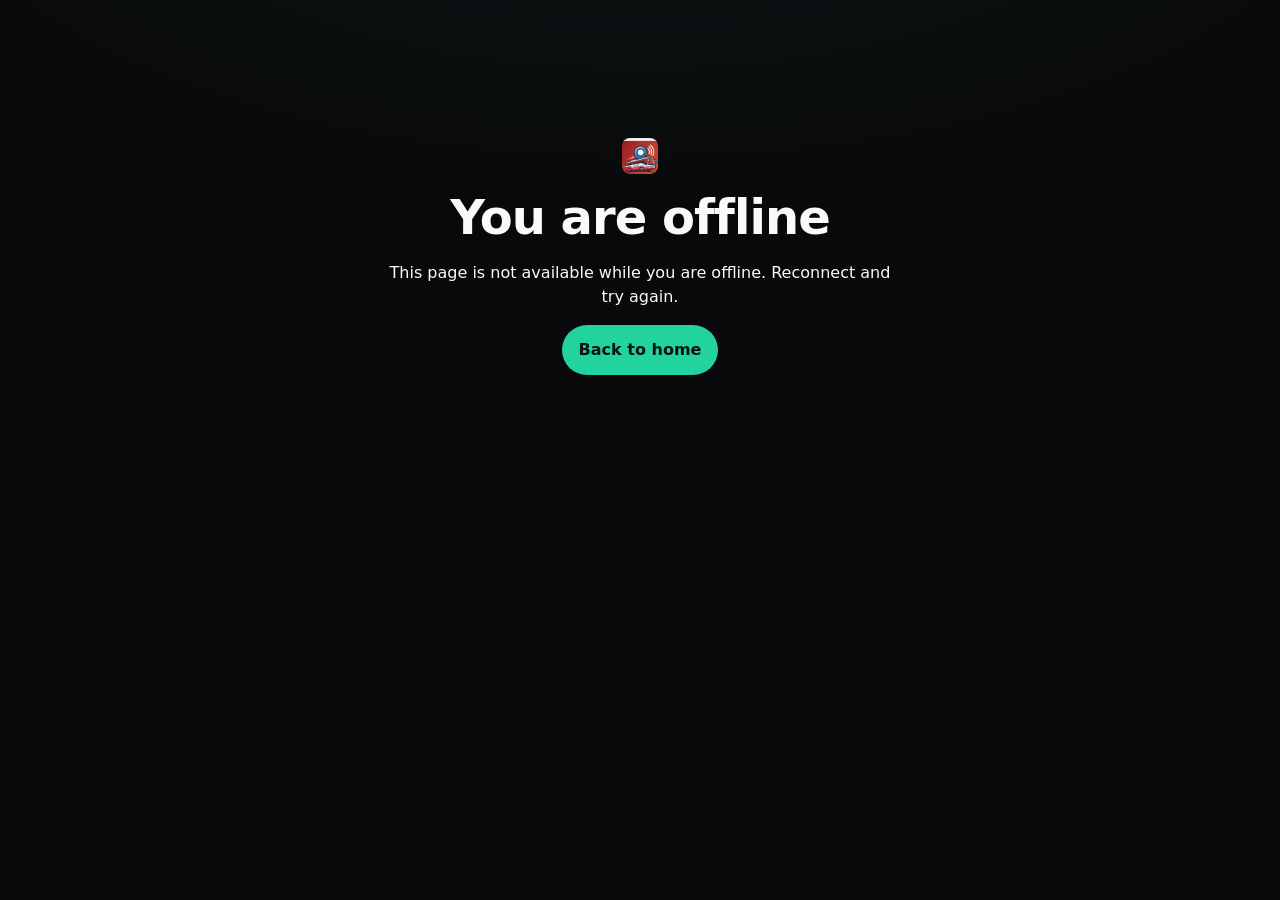
<file: offline.html>
<!DOCTYPE html>
<html lang="en">
  <head>
    <meta charset="UTF-8" />
    <meta name="viewport" content="width=device-width, initial-scale=1.0" />
    <meta name="theme-color" content="#09090b" />
    <meta name="description" content="Reconnect to continue using APSRTC Live." />
    <link rel="icon" type="image/png" href="Images/favicon.png" />
    <link rel="stylesheet" href="css/styles.css" />
    <title>You are offline</title>
    <script>
      (() => {
        try {
          const theme = localStorage.getItem('apsrtc-live-theme');
          if (theme === 'light' || theme === 'dark') {
            document.documentElement.dataset.theme = theme;
          }
        } catch (error) {
          console.warn('Theme preference could not be read.', error);
        }
      })();
    </script>
  </head>
  <body>
    <main class="page-shell">
      <section class="hero-card error-page-card">
        <img class="brand-logo" src="Images/logo-icon.png" alt="" width="48" height="48" />
        <h1 data-i18n="offlineTitle">You are offline</h1>
        <p data-i18n="offlineMessage">This page is not available while you are offline. Reconnect and try again.</p>
        <a class="primary-button error-page-link" href="./index.html" data-i18n="returnHome">Back to home</a>
      </section>
    </main>
    <script src="js/i18n.js"></script>
    <script>
      const updatePageTitle = () => {
        document.title = t('offlineTitle');
      };
      updatePageTitle();
      window.addEventListener('languagechange', updatePageTitle);
    </script>
  </body>
</html>
</file>
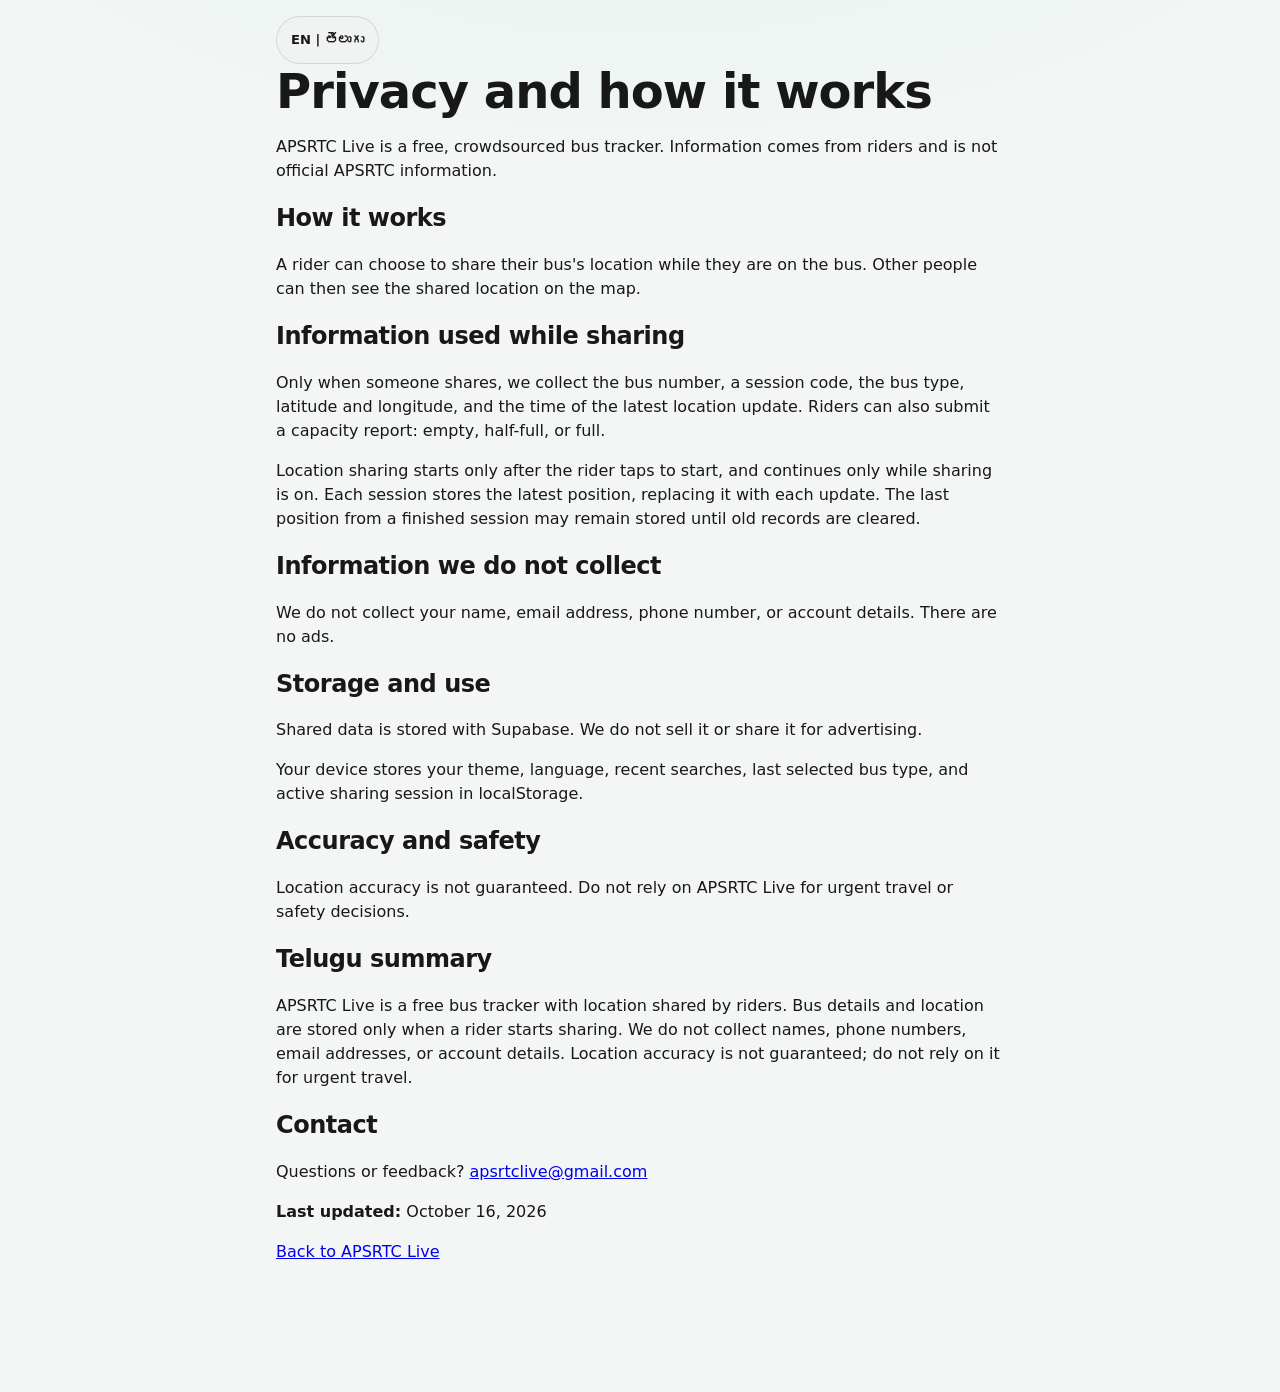
<file: privacy.html>
<!DOCTYPE html>
<html lang="en">
  <head>
    <meta charset="UTF-8" />
    <meta name="viewport" content="width=device-width, initial-scale=1.0" />
    <meta name="theme-color" content="#245b84" />
    <meta
      name="description"
      content="How APSRTC Live works and what information is used when you share a bus location."
      data-i18n-content="privacyIntro"
    />
    <title data-i18n-title="privacyTitle">Privacy and how it works | APSRTC Live</title>
    <link rel="icon" type="image/png" sizes="64x64" href="Images/favicon.png" />
    <link rel="stylesheet" href="css/styles.css" />
    <script>
      (() => {
        let theme = null;
        try {
          theme = localStorage.getItem('apsrtc-live-theme');
        } catch (error) {
          console.warn('Theme preference could not be read.', error);
        }
        if (theme !== 'light' && theme !== 'dark') {
          theme = window.matchMedia('(prefers-color-scheme: dark)').matches
            ? 'dark'
            : 'light';
        }
        document.documentElement.dataset.theme = theme;
      })();
    </script>
  </head>
  <body>
    <main class="page-shell">
      <article class="hero-card privacy-page">
        <button id="languageToggle" class="language-toggle" type="button" aria-label="Change language: English" aria-pressed="false">EN | తెలుగు</button>
        <p class="eyebrow">APSRTC Live</p>
        <h1 data-i18n="privacyHeading">Privacy and how it works</h1>
        <p data-i18n="privacyIntro">APSRTC Live is a free, crowdsourced bus tracker. Information comes from riders and is not official APSRTC information.</p>

        <h2 data-i18n="privacyHowTitle">How it works</h2>
        <p data-i18n="privacyHowText">A rider can choose to share their bus's location while they are on the bus. Other people can then see the shared location on the map.</p>

        <h2 data-i18n="privacyCollectedTitle">Information used while sharing</h2>
        <p data-i18n="privacyCollectedText">Only when someone shares, we collect the bus number, a session code, the bus type, latitude and longitude, and the time of the latest location update. Riders can also submit a capacity report: empty, half-full, or full.</p>
        <p data-i18n="privacySessionText">Location sharing starts only after the rider taps to start, and continues only while sharing is on. Each session stores the latest position, replacing it with each update. The last position from a finished session may remain stored until old records are cleared.</p>

        <h2 data-i18n="privacyNotCollectedTitle">Information we do not collect</h2>
        <p data-i18n="privacyNotCollectedText">We do not collect your name, email address, phone number, or account details. There are no ads.</p>

        <h2 data-i18n="privacyStorageTitle">Storage and use</h2>
        <p data-i18n="privacyStorageText">Shared data is stored with Supabase. We do not sell it or share it for advertising.</p>
        <p data-i18n="privacyDeviceText">Your device stores your theme, language, recent searches, last selected bus type, and active sharing session in localStorage.</p>

        <h2 data-i18n="privacyAccuracyTitle">Accuracy and safety</h2>
        <p data-i18n="privacyAccuracyText">Location accuracy is not guaranteed. Do not rely on APSRTC Live for urgent travel or safety decisions.</p>

        <section aria-labelledby="teluguSummary">
          <h2 id="teluguSummary" data-i18n="privacyTeluguSummaryTitle">Telugu summary</h2>
          <p data-i18n="privacyTeluguSummaryText">APSRTC Live is a free bus tracker with location shared by riders. Bus details and location are stored only when a rider starts sharing. We do not collect names, phone numbers, email addresses, or account details. Location accuracy is not guaranteed; do not rely on it for urgent travel.</p>
        </section>

        <h2 data-i18n="privacyContactTitle">Contact</h2>
        <p>
          <span data-i18n="privacyContactText">Questions or feedback?</span>
          <a href="mailto:apsrtclive@gmail.com">apsrtclive@gmail.com</a>
        </p>
        <p><strong data-i18n="privacyLastUpdated">Last updated:</strong> <time datetime="2026-10-16" data-i18n-date="2026-10-16">October 16, 2026</time></p>
        <p><a href="index.html" data-i18n="privacyBack">Back to APSRTC Live</a></p>
      </article>
    </main>
    <script src="js/i18n.js"></script>
  </body>
</html>
</file>
<file: css/styles.css>
:root {
  color-scheme: dark;
  --font-heading: system-ui, -apple-system, BlinkMacSystemFont, "Segoe UI", "Noto Sans Telugu", "Nirmala UI", sans-serif;
  --font-body: system-ui, -apple-system, BlinkMacSystemFont, "Segoe UI", "Noto Sans Telugu", "Nirmala UI", sans-serif;
  --bg: #09090b;
  --card: #111113;
  --surface-input: #18181b;
  --surface-subtle: #141416;
  --primary: #22d3a0;
  --primary-dark: #22d3a0;
  --primary-hover: #38ddb0;
  --primary-button-text: #07130f;
  --text: #fafafa;
  --muted: #a1a1aa;
  --border: rgba(255, 255, 255, 0.08);
  --surface-soft: #18181b;
  --surface-hover: #202023;
  --surface-active: #202923;
  --surface-back: #18181b;
  --surface-back-hover: #202023;
  --surface-back-border: rgba(255, 255, 255, 0.12);
  --surface-back-hover-border: rgba(34, 211, 160, 0.44);
  --control-hover-border: rgba(34, 211, 160, 0.44);
  --focus: #22d3a0;
  --success-text: #22d3a0;
  --toast-bg: #18181b;
  --toast-error-bg: #541f24;
  --error-text: #fca5a5;
  --error-bg: #281719;
  --danger-button: #7f292f;
  --warning-bg: #322815;
  --warning-text: #f6cf75;
  --warning-border: #80662c;
  --warning-strong-bg: #35191c;
  --warning-strong-text: #fca5a5;
  --warning-strong-border: #824047;
  --info-bg: #18181b;
  --reminder-bg: #18181b;
  --reminder-text: #d4d4d8;
  --reminder-border: rgba(255, 255, 255, 0.1);
  --skeleton-start: #18181b;
  --skeleton-middle: #202023;
  --live-card: #121a17;
  --capacity-empty-bg: #14251f;
  --capacity-empty-text: #6ee7bd;
  --capacity-empty-border: rgba(34, 211, 160, 0.36);
  --capacity-half-bg: #322815;
  --capacity-half-text: #f6cf75;
  --capacity-half-border: #80662c;
  --capacity-full-bg: #35191c;
  --capacity-full-text: #fca5a5;
  --capacity-full-border: #824047;
  --map-popup-bg: #111113;
  --map-popup-text: #fafafa;
  --map-control-bg: #111113;
  --map-control-text: #fafafa;
  --map-control-border: rgba(255, 255, 255, 0.12);
  --map-control-hover: #202023;
  --map-tile-filter: invert(1) hue-rotate(180deg) brightness(0.9) contrast(0.9);
  --qr-background: #ffffff;
  --bus-icon-bg: #22d3a0;
  --bus-icon-outline: #07130f;
  --bus-icon-window: #b6f5e1;
  --white: #ffffff;
  --shadow-card: 0 18px 48px rgba(0, 0, 0, 0.3);
  --shadow-control-hover: 0 0 0 1px rgba(34, 211, 160, 0.22), 0 8px 24px rgba(0, 0, 0, 0.24);
  --shadow-control: 0 0 0 1px rgba(34, 211, 160, 0.15);
  --shadow-soft: 0 10px 26px rgba(0, 0, 0, 0.22);
  --shadow-bus-card: 0 0 0 1px rgba(34, 211, 160, 0.18), 0 14px 32px rgba(0, 0, 0, 0.32);
  --backdrop: rgba(0, 0, 0, 0.72);
  --share-backdrop: rgba(0, 0, 0, 0.76);
  --bus-type-ordinary-bg: #18181b;
  --bus-type-ordinary-text: #d4d4d8;
  --bus-type-ordinary-border: rgba(255, 255, 255, 0.12);
  --bus-type-metro-bg: #1c1c1f;
  --bus-type-metro-text: #d4d4d8;
  --bus-type-metro-border: rgba(255, 255, 255, 0.16);
}

#capacityMessage[style*="color"] {
  color: var(--error-text) !important;
}

:root[data-theme="light"] {
  color-scheme: light;
  --bg: #f4f6f5;
  --card: #ffffff;
  --surface-input: #ffffff;
  --surface-subtle: #fafcfb;
  --primary: #087a5d;
  --primary-dark: #07634d;
  --primary-hover: #096b52;
  --primary-button-text: #ffffff;
  --text: #18181b;
  --muted: #62626a;
  --border: rgba(24, 24, 27, 0.12);
  --surface-soft: #f1f3f2;
  --surface-hover: #e9eeeb;
  --surface-active: #e4f1ec;
  --surface-back: #f1f3f2;
  --surface-back-hover: #e4f1ec;
  --surface-back-border: rgba(24, 24, 27, 0.14);
  --surface-back-hover-border: rgba(8, 122, 93, 0.4);
  --control-hover-border: rgba(8, 122, 93, 0.45);
  --focus: #087a5d;
  --success-text: #087a5d;
  --toast-bg: #18181b;
  --toast-error-bg: #8f252b;
  --error-text: #a32128;
  --error-bg: #fff0ef;
  --danger-button: #a72a30;
  --warning-bg: #fff7df;
  --warning-text: #795500;
  --warning-border: #e5cc80;
  --warning-strong-bg: #fff0ef;
  --warning-strong-text: #922d29;
  --warning-strong-border: #e4aaa6;
  --info-bg: #f1f3f2;
  --reminder-bg: #f1f3f2;
  --reminder-text: #3f4643;
  --reminder-border: rgba(24, 24, 27, 0.12);
  --skeleton-start: #e8ebe9;
  --skeleton-middle: #f1f3f2;
  --live-card: #f4faf7;
  --capacity-empty-bg: #e6f6ef;
  --capacity-empty-text: #075b43;
  --capacity-empty-border: #9ccfba;
  --capacity-half-bg: #fff7df;
  --capacity-half-text: #795500;
  --capacity-half-border: #e5cc80;
  --capacity-full-bg: #fff0ef;
  --capacity-full-text: #922d29;
  --capacity-full-border: #e4aaa6;
  --map-popup-bg: #ffffff;
  --map-popup-text: #18181b;
  --map-control-bg: #ffffff;
  --map-control-text: #18181b;
  --map-control-border: rgba(24, 24, 27, 0.18);
  --map-control-hover: #f1f3f2;
  --map-tile-filter: none;
  --qr-background: #ffffff;
  --bus-icon-bg: #087a5d;
  --bus-icon-outline: #064b3a;
  --bus-icon-window: #b6f5e1;
  --shadow-card: 0 14px 38px rgba(24, 24, 27, 0.08);
  --shadow-control-hover: 0 0 0 1px rgba(8, 122, 93, 0.16), 0 8px 20px rgba(24, 24, 27, 0.1);
  --shadow-control: 0 0 0 1px rgba(8, 122, 93, 0.12);
  --shadow-soft: 0 8px 20px rgba(24, 24, 27, 0.1);
  --shadow-bus-card: 0 0 0 1px rgba(8, 122, 93, 0.14), 0 12px 26px rgba(24, 24, 27, 0.12);
  --backdrop: rgba(9, 9, 11, 0.56);
  --share-backdrop: rgba(9, 9, 11, 0.62);
  --bus-type-ordinary-bg: #f1f3f2;
  --bus-type-ordinary-text: #38383d;
  --bus-type-ordinary-border: rgba(24, 24, 27, 0.14);
  --bus-type-metro-bg: #f5f5f4;
  --bus-type-metro-text: #38383d;
  --bus-type-metro-border: rgba(24, 24, 27, 0.18);
}

* {
  box-sizing: border-box;
}

body {
  margin: 0;
  font-family: var(--font-body);
  background-color: var(--bg);
  background-image: radial-gradient(
    ellipse 72rem 34rem at 50% -12rem,
    rgba(34, 211, 160, 0.075),
    transparent 72%
  );
  background-attachment: fixed;
  color: var(--text);
  font-size: 16px;
  line-height: 1.5;
}

button {
  font-family: inherit;
  font-size: 1rem;
}

input,
select,
textarea {
  background-color: var(--surface-input);
  color: var(--text);
  font-family: inherit;
  font-size: 1rem;
}

input::placeholder,
textarea::placeholder {
  color: var(--muted);
  opacity: 1;
}

.toast-container {
  position: fixed;
  z-index: 2000;
  right: 20px;
  bottom: 20px;
  display: grid;
  justify-items: end;
  gap: 10px;
  pointer-events: none;
}

.toast {
  max-width: min(420px, calc(100vw - 32px));
  padding: 13px 18px;
  border: 1px solid var(--border);
  border-radius: 12px;
  background: var(--toast-bg);
  box-shadow: var(--shadow-card);
  color: var(--text);
  font-weight: 700;
  opacity: 0;
  transform: translateY(8px);
  transition: opacity 200ms ease, transform 200ms ease;
}

.toast.is-visible {
  opacity: 1;
  transform: translateY(0);
}

.toast-error {
  background: var(--toast-error-bg);
  color: var(--white);
}

.status-banner {
  border-radius: 12px;
  padding: 12px 16px;
  font-weight: 700;
}

.status-banner[hidden] {
  display: none !important;
}

.custom-duration-input {
  width: 110px;
  min-height: 42px;
  padding: 8px 10px;
  border: 1px solid var(--border);
  border-radius: 10px;
  font: inherit;
}

.sharing-disclaimer {
  width: min(560px, calc(100vw - 32px));
  max-height: min(85vh, 720px);
  overflow-y: auto;
  padding: 0;
  border: 1px solid var(--border);
  border-radius: 18px;
  background: var(--card);
  color: var(--text);
  box-shadow: var(--shadow-card);
}

.sharing-disclaimer::backdrop {
  background: var(--backdrop);
}

.sharing-disclaimer__content {
  padding: 24px;
}

.sharing-disclaimer h2 {
  margin: 0 0 12px;
}

.sharing-disclaimer ul {
  display: grid;
  gap: 10px;
  padding-left: 22px;
  line-height: 1.5;
}

.share-sheet {
  position: fixed;
  inset: 0;
  width: 100%;
  max-width: none;
  max-height: none;
  height: 100%;
  margin: 0;
  padding: 0;
  border: 0;
  background: transparent;
  color: var(--text);
  overflow: hidden;
}

.share-sheet::backdrop {
  background: var(--share-backdrop);
}

.share-sheet[open] {
  display: flex;
  align-items: flex-end;
  justify-content: center;
}

.share-sheet__panel {
  width: min(100%, 520px);
  max-height: min(88vh, 720px);
  overflow-y: auto;
  padding: 22px;
  border: 1px solid var(--border);
  border-radius: 22px 22px 0 0;
  background: var(--card);
  box-shadow: var(--shadow-card);
  transform: translateY(24px);
  opacity: 0;
  transition: transform 220ms ease, opacity 220ms ease;
}

.share-sheet[open] .share-sheet__panel {
  transform: translateY(0);
  opacity: 1;
}

.share-sheet__header {
  display: flex;
  align-items: center;
  justify-content: space-between;
  gap: 16px;
  margin-bottom: 18px;
}

.share-sheet__header h2 {
  margin: 0;
  font-size: 1.25rem;
}

.share-sheet__close {
  display: inline-grid;
  width: 44px;
  height: 44px;
  place-items: center;
  border: 1px solid var(--border);
  border-radius: 12px;
  background: var(--surface-soft);
  color: var(--text);
  font: inherit;
  font-size: 1.6rem;
  line-height: 1;
  cursor: pointer;
  transition: transform 120ms ease;
}

.share-sheet__options {
  display: grid;
  grid-template-columns: repeat(2, minmax(0, 1fr));
  gap: 10px;
}

.share-sheet__option {
  min-height: 50px;
  padding: 11px 14px;
  border: 1px solid var(--border);
  border-radius: 12px;
  background: var(--surface-soft);
  color: var(--text);
  font: inherit;
  font-weight: 700;
  text-align: center;
  cursor: pointer;
  transition: transform 180ms cubic-bezier(0.2, 0.8, 0.2, 1), opacity 160ms ease;
}

.share-sheet__option:hover,
.share-sheet__close:hover {
  border-color: var(--focus);
  background: var(--surface-active);
}

.share-sheet__option:active,
.share-sheet__close:active {
  transform: scale(0.97);
}

.share-sheet__option:focus-visible,
.share-sheet__close:focus-visible,
.share-sheet__qr a:focus-visible {
  outline: 3px solid var(--focus);
  outline-offset: 2px;
}

.share-sheet__qr {
  display: grid;
  justify-items: center;
  gap: 12px;
  margin-top: 18px;
  padding: 16px;
  border: 1px solid var(--border);
  border-radius: 14px;
  background: var(--surface-soft);
}

.share-sheet__qr[hidden] {
  display: none;
}

.share-sheet__qr img {
  display: block;
  width: min(220px, 100%);
  height: auto;
  padding: 10px;
  border-radius: 8px;
  background: var(--qr-background);
}

.share-sheet__qr a {
  display: inline-flex;
  min-height: 44px;
  align-items: center;
  justify-content: center;
  text-decoration: none;
}

.share-sheet__message {
  min-height: 1.5em;
  margin: 12px 0 0;
  color: var(--primary);
  font-weight: 700;
}

.share-sheet__message:empty {
  display: none;
}

.footer-credits {
  margin: 0;
  padding-bottom: 10px;
  color: var(--muted);
  font-size: 0.8rem;
  text-align: center;
}

@media (min-width: 600px) {
  .share-sheet[open] {
    align-items: center;
    padding: 24px;
  }

  .share-sheet__panel {
    border-radius: 20px;
    box-shadow: var(--shadow-card);
    transform: translateY(12px) scale(0.98);
  }

  .share-sheet[open] .share-sheet__panel {
    transform: translateY(0) scale(1);
  }
}

.share-sheet__option:hover,
.share-sheet__close:hover {
  background: var(--surface-hover);
}

@media (prefers-reduced-motion: reduce) {
  .share-sheet__panel,
  .share-sheet__option,
  .share-sheet__close {
    transition: none;
  }
}

.loading-banner {
  background: var(--info-bg);
  color: var(--primary);
}

.error-banner {
  background: var(--error-bg);
  color: var(--error-text);
}

.page-shell {
  min-height: 100vh;
  padding: 32px 24px 40px;
  display: flex;
  flex-direction: column;
  gap: 32px;
  max-width: 960px;
  margin: 0 auto;
}

.hero-card,
.sample-section {
  background: var(--card);
  border: 1px solid var(--border);
  border-radius: 24px;
  box-shadow: var(--shadow-card);
}

.hero-card {
  padding: 32px;
}

.eyebrow {
  display: inline-block;
  margin: 0 0 8px;
  padding: 6px 10px;
  border-radius: 999px;
  background: var(--info-bg);
  color: var(--primary);
  font-size: 0.85rem;
  font-weight: 700;
  text-transform: uppercase;
  letter-spacing: 0.08em;
}

h1,
h2,
h3,
h4 {
  font-family: var(--font-heading);
  font-weight: 750;
  letter-spacing: -0.02em;
}

h1 {
  display: flex;
  align-items: center;
  justify-content: space-between;
  gap: 12px;
  margin: 0;
  font-size: clamp(2rem, 5vw, 3rem);
  line-height: 1.15;
  letter-spacing: -0.02em;
}

.theme-toggle {
  display: inline-grid;
  width: 48px;
  height: 48px;
  flex: 0 0 48px;
  place-items: center;
  padding: 10px;
  border: 1px solid var(--border);
  border-radius: 14px;
  background: var(--surface-soft);
  color: var(--text);
  cursor: pointer;
  transition: transform 180ms cubic-bezier(0.2, 0.8, 0.2, 1), opacity 160ms ease;
}

.language-toggle {
  min-height: 44px;
  padding: 8px 11px;
  border: 1px solid var(--border);
  border-radius: 12px;
  background: var(--surface-soft);
  color: var(--text);
  font: inherit;
  font-size: 0.82rem;
  font-weight: 700;
  white-space: nowrap;
  cursor: pointer;
}

.language-toggle:hover {
  background: var(--surface-hover);
  border-color: var(--control-hover-border);
}

.language-toggle:focus-visible {
  outline: 3px solid var(--focus);
  outline-offset: 2px;
}

.theme-toggle:hover {
  background: var(--surface-hover);
  border-color: var(--control-hover-border);
}

.theme-toggle:active {
  transform: scale(0.97);
}

.theme-toggle:focus-visible {
  outline: 3px solid var(--focus);
  outline-offset: 2px;
}

.theme-toggle svg {
  width: 24px;
  height: 24px;
  fill: none;
  stroke: currentColor;
  stroke-linecap: round;
  stroke-linejoin: round;
  stroke-width: 1.8;
}

.theme-toggle__moon,
:root[data-theme="dark"] .theme-toggle__sun {
  display: none;
}

:root[data-theme="dark"] .theme-toggle__moon {
  display: block;
}

@media (prefers-reduced-motion: reduce) {
  .theme-toggle,
  .language-toggle {
    transition: none;
  }
}

h2,
h3,
h4 {
  color: var(--text);
  line-height: 1.25;
}

h2 {
  letter-spacing: -0.02em;
}

p {
  line-height: 1.5;
}

:root[lang="te"] body,
:root[lang="te"] button,
:root[lang="te"] input,
:root[lang="te"] select,
:root[lang="te"] textarea {
  font-family: "Avenir Next", "Segoe UI Variable", "Segoe UI", system-ui, -apple-system, Roboto, "Noto Sans Telugu", "Nirmala UI", sans-serif;
  line-height: 1.6;
}

:root[lang="te"] h1,
:root[lang="te"] h2,
:root[lang="te"] h3,
:root[lang="te"] h4,
:root[lang="te"] p,
:root[lang="te"] label,
:root[lang="te"] dt,
:root[lang="te"] dd,
:root[lang="te"] summary,
:root[lang="te"] .session-button,
:root[lang="te"] .bus-card {
  line-height: 1.6;
}

.home-link {
  display: inline-flex;
  align-items: center;
  gap: 10px;
  padding: 0;
  border: 0;
  background: transparent;
  color: inherit;
  font: inherit;
  font-weight: 750;
  letter-spacing: inherit;
  text-align: left;
  cursor: pointer;
}

.brand-logo {
  flex: 0 0 38px;
  width: 38px;
  height: 38px;
  border-radius: 8px;
  object-fit: cover;
  object-position: center;
}

.home-link:focus-visible {
  outline: 3px solid var(--primary);
  outline-offset: 4px;
  border-radius: 4px;
}

.tagline {
  margin: 10px 0 24px;
  font-size: 1.1rem;
  color: var(--muted);
}

.live-bus-counter {
  width: fit-content;
  margin: -12px 0 20px;
  padding: 5px 11px;
  border: 1px solid var(--capacity-empty-border);
  border-radius: 999px;
  background: var(--capacity-empty-bg);
  color: var(--capacity-empty-text);
  font-size: 0.9rem;
  font-weight: 700;
}

.search-form {
  display: flex;
  gap: 12px;
  flex-wrap: wrap;
}

.search-form input {
  flex: 1 1 220px;
  padding: 14px 16px;
  border: 1px solid var(--border);
  border-radius: 12px;
  font-size: 1rem;
  font: inherit;
}

.search-form button {
  padding: 14px 18px;
  border: none;
  border-radius: 12px;
  background: var(--primary);
  color: var(--primary-button-text);
  font-size: 1rem;
  font-weight: 700;
  cursor: pointer;
}

.search-form button:hover {
  background: var(--primary-hover);
}

.primary-button {
  padding: 12px 16px;
  border: 0;
  background: var(--primary);
  color: var(--primary-button-text);
  font: inherit;
  font-weight: 700;
  cursor: pointer;
}

.primary-button:hover {
  background: var(--primary-hover);
}

.search-form button,
.secondary-button,
.primary-button,
.share-button,
.stop-button,
.capacity-button,
.result-tab,
.recent-search-chip,
.session-button {
  min-height: 44px;
  transition: transform 180ms cubic-bezier(0.2, 0.8, 0.2, 1), opacity 160ms ease;
}

.session-bus-label {
  display: inline;
}

.bus-type-badge {
  display: inline-block;
  margin-left: 8px;
  padding: 2px 8px;
  border: 1px solid transparent;
  border-radius: 999px;
  font-size: 0.78rem;
  font-weight: 700;
  line-height: 1.4;
  vertical-align: 0.08em;
  white-space: nowrap;
}

.bus-type-badge[data-bus-type="ordinary"] {
  border-color: var(--bus-type-ordinary-border);
  background: var(--bus-type-ordinary-bg);
  color: var(--bus-type-ordinary-text);
}

.bus-type-badge[data-bus-type="metro_express"] {
  border-color: var(--bus-type-metro-border);
  background: var(--bus-type-metro-bg);
  color: var(--bus-type-metro-text);
}

.search-form button,
.secondary-button,
.primary-button,
.share-button,
.stop-button,
.capacity-button {
  border-radius: 11px;
}

.search-form button:hover,
.primary-button:hover,
.share-button:hover,
.stop-button:hover {
  box-shadow: var(--shadow-control-hover);
  transform: translateY(-1px);
}

.search-form button:active,
.secondary-button:active,
.primary-button:active,
.share-button:active,
.stop-button:active,
.capacity-button:active {
  transform: translateY(1px);
  box-shadow: none;
}

.search-form button:focus-visible,
.secondary-button:focus-visible,
.primary-button:focus-visible,
.share-button:focus-visible,
.stop-button:focus-visible,
.capacity-button:focus-visible,
.result-tab:focus-visible,
.recent-search-chip:focus-visible,
.session-button:focus-visible {
  outline: 3px solid var(--focus);
  outline-offset: 2px;
}

.recent-searches {
  display: flex;
  align-items: center;
  gap: 10px;
  flex-wrap: wrap;
  margin-top: 12px;
}

.recent-searches-label {
  color: var(--muted);
  font-size: 0.9rem;
  font-weight: 700;
  text-transform: uppercase;
  letter-spacing: 0.08em;
}

.recent-search-chips {
  display: flex;
  flex-wrap: wrap;
  gap: 8px;
}

.recent-search-chip {
  padding: 6px 11px;
  border: 1px solid var(--border);
  border-radius: 999px;
  background: var(--surface-input);
  color: var(--primary);
  font-size: 1rem;
  font-weight: 700;
  cursor: pointer;
}

.recent-search-chip:hover {
  background: var(--surface-hover);
}

.result-card {
  margin-top: 28px;
  border: 1px solid var(--border);
  border-radius: 18px;
  padding: 18px;
  background: var(--card);
  box-shadow: var(--shadow-card);
}

.result-tabs {
  margin-top: 16px;
}

.tab-list {
  display: flex;
  gap: 6px;
  overflow-x: auto;
  padding-bottom: 10px;
  border-bottom: 1px solid var(--border);
}

.result-tab {
  flex: 0 0 auto;
  padding: 10px 16px;
  border: 0;
  border-radius: 10px 10px 0 0;
  background: transparent;
  color: var(--muted);
  font: inherit;
  font-weight: 700;
  text-transform: uppercase;
  letter-spacing: 0.08em;
  cursor: pointer;
}

.result-tab:hover {
  background: var(--surface-hover);
  color: var(--primary);
}

.result-tab.is-active {
  background: var(--surface-active);
  color: var(--primary);
  box-shadow: inset 0 -2px 0 var(--primary);
}

.tab-panel {
  padding: 18px 4px 4px;
}

.tab-panel[hidden],
[data-result-panel][hidden] {
  display: none !important;
}

.details-unavailable {
  display: grid;
  gap: 12px;
  margin: 12px 0;
  padding: 14px;
  border: 1px solid var(--border);
  border-radius: 14px;
  background: var(--surface-soft);
}

.details-unavailable[hidden] {
  display: none !important;
}

.details-unavailable p {
  margin: 0;
  color: var(--text);
  line-height: 1.5;
}

.details-unavailable button {
  width: fit-content;
  min-width: 112px;
}

.result-header {
  display: flex;
  justify-content: space-between;
  align-items: flex-start;
  gap: 12px;
  margin-bottom: 14px;
}

.result-title-group {
  display: flex;
  flex-direction: column;
  align-items: flex-start;
  gap: 10px;
}

.result-header h3 {
  margin: 0;
  font-size: 1.45rem;
}

.details-back-button {
  display: inline-flex;
  min-height: 40px;
  align-items: center;
  gap: 8px;
  padding: 7px 13px 7px 10px;
  border: 1px solid var(--surface-back-border);
  border-radius: 10px;
  background: var(--surface-back);
  color: var(--primary-dark);
  font: inherit;
  font-weight: 700;
  cursor: pointer;
  transition: transform 180ms cubic-bezier(0.2, 0.8, 0.2, 1), opacity 160ms ease;
}

.details-back-button svg {
  width: 19px;
  height: 19px;
  fill: none;
  stroke: currentColor;
  stroke-linecap: round;
  stroke-linejoin: round;
  stroke-width: 1.8;
}

.details-back-button:hover {
  border-color: var(--surface-back-hover-border);
  background: var(--surface-back-hover);
  box-shadow: var(--shadow-soft);
}

.details-back-button:active {
  transform: scale(0.97);
}

.details-back-button:focus-visible {
  outline: 3px solid var(--focus);
  outline-offset: 2px;
}

.share-link-control {
  display: flex;
  align-items: center;
  gap: 8px;
  flex-wrap: wrap;
}

.secondary-button {
  border: 1px solid var(--border);
  border-radius: 10px;
  padding: 9px 12px;
  background: var(--surface-input);
  color: var(--primary);
  font-weight: 700;
  cursor: pointer;
}

.secondary-button:hover,
.capacity-button:hover,
.recent-search-chip:hover {
  border-color: var(--control-hover-border);
  box-shadow: var(--shadow-control);
}

.active-sessions-container {
  margin: 0 0 16px;
  padding: 14px 16px;
  border: 1px solid var(--border);
  border-radius: 14px;
  background: var(--surface-soft);
}

.active-sessions-container h4 {
  margin: 0 0 4px;
  font-size: 1rem;
}

.active-sessions-message {
  margin: 0 0 10px;
  color: var(--muted);
  font-size: 0.92rem;
}

.active-session-list {
  display: grid;
  gap: 8px;
  margin: 0;
  padding: 0;
  list-style: none;
}

.session-button {
  width: 100%;
  padding: 10px 12px;
  border: 1px solid var(--border);
  border-radius: 10px;
  background: var(--card);
  color: var(--text);
  font: inherit;
  font-weight: 700;
  text-align: left;
  cursor: pointer;
}

.session-button:hover {
  border-color: var(--control-hover-border);
  background: var(--surface-subtle);
}

.session-meta {
  display: block;
  margin-top: 2px;
  color: var(--muted);
  font-size: 0.85rem;
  font-weight: 400;
}

.copy-link-message {
  color: var(--muted);
  font-size: 1rem;
}

.sample-note {
  margin: 0;
  font-size: 0.8rem;
  font-weight: 700;
  color: var(--primary);
  text-transform: uppercase;
  letter-spacing: 0.08em;
}

.detail-list {
  display: grid;
  gap: 16px;
  margin: 0;
}

.detail-item {
  display: grid;
  gap: 4px;
}

#detailsStopsRow[hidden] {
  display: none !important;
}

.detail-item dt {
  font-weight: 700;
}

.detail-item dd {
  margin: 0;
  color: var(--muted);
}

.stop-list {
  padding-left: 18px;
  margin: 0;
  display: grid;
  gap: 6px;
}

.live-status-panel {
  margin-top: 14px;
  padding: 14px;
  border: 1px solid var(--border);
  border-radius: 14px;
  background: var(--card);
}

.live-status-panel h4 {
  margin: 0 0 10px;
  color: var(--primary);
}

.live-status-list {
  display: grid;
  grid-template-columns: repeat(3, minmax(0, 1fr));
  gap: 10px;
  margin: 0;
}

.live-status-list dt {
  color: var(--muted);
  font-size: 0.85rem;
  font-weight: 700;
}

.live-status-list dd {
  margin: 4px 0 0;
  color: var(--text);
  font-weight: 700;
}

.movement-indicator {
  display: flex;
  align-items: center;
  gap: 8px;
  min-height: 28px;
}

.movement-indicator__icon {
  flex: 0 0 22px;
  width: 22px;
  height: 22px;
  color: var(--primary);
  fill: currentColor;
  transition: transform 180ms ease;
}

.movement-indicator__dot {
  color: var(--muted);
}

.movement-indicator.is-stationary {
  color: var(--muted);
}

.movement-indicator.is-moving {
  color: var(--primary);
}

.stop-item {
  display: flex;
  align-items: center;
  gap: 8px;
  flex-wrap: wrap;
}

.sample-pill {
  display: inline-block;
  padding: 3px 8px;
  border-radius: 999px;
  background: var(--info-bg);
  color: var(--primary);
  font-size: 0.72rem;
  font-weight: 700;
  text-transform: uppercase;
  letter-spacing: 0.08em;
}

.share-section {
  margin-top: 16px;
  display: flex;
  flex-wrap: wrap;
  gap: 12px;
  align-items: center;
}

.bus-type-choice {
  flex: 1 0 100%;
  min-width: 0;
  margin: 0;
  padding: 0;
  border: 0;
}

.bus-type-choice legend {
  margin-bottom: 8px;
  color: var(--text);
  font-weight: 700;
}

.bus-type-choice__options {
  display: flex;
  gap: 10px;
  flex-wrap: wrap;
}

.bus-type-choice__option {
  position: relative;
  display: flex;
  min-height: 52px;
  flex: 1 1 180px;
  align-items: center;
  justify-content: center;
  padding: 10px 16px;
  border: 1px solid var(--border);
  border-radius: 12px;
  background: var(--surface-input);
  color: var(--text);
  font-weight: 700;
  cursor: pointer;
}

.bus-type-choice__option input {
  position: absolute;
  width: 1px;
  height: 1px;
  opacity: 0;
}

.bus-type-choice__option:has(input:checked) {
  border-color: var(--primary);
  background: var(--surface-active);
  box-shadow: inset 0 0 0 1px var(--primary);
}

.bus-type-choice__option:has(input:focus-visible) {
  outline: 3px solid var(--focus);
  outline-offset: 2px;
}

.bus-type-choice__hint {
  margin: 6px 0 0;
  color: var(--muted);
  font-size: 0.9rem;
}

.capacity-panel {
  margin-top: 16px;
  padding: 14px;
  border: 1px solid var(--border);
  border-radius: 14px;
  background: var(--card);
}

.capacity-panel h4 {
  margin: 0 0 10px;
}

.capacity-actions {
  display: flex;
  gap: 8px;
  flex-wrap: wrap;
}

.capacity-button {
  border: 1px solid var(--border);
  border-radius: 10px;
  padding: 9px 12px;
  background: var(--surface-soft);
  color: var(--text);
  cursor: pointer;
  font-weight: 700;
}

.capacity-button[data-capacity-status="empty"] {
  border-color: var(--capacity-empty-border);
  background: var(--capacity-empty-bg);
  color: var(--capacity-empty-text);
}

.capacity-button[data-capacity-status="half_full"] {
  border-color: var(--capacity-half-border);
  background: var(--capacity-half-bg);
  color: var(--capacity-half-text);
}

.capacity-button[data-capacity-status="full"] {
  border-color: var(--capacity-full-border);
  background: var(--capacity-full-bg);
  color: var(--capacity-full-text);
}

.capacity-status-pill {
  display: inline-flex;
  align-items: center;
  width: fit-content;
  margin: 0;
  padding: 6px 12px;
  border: 1px solid var(--border);
  border-radius: 999px;
  font-size: 0.95rem;
}

.capacity-status-pill[data-capacity-status="empty"] {
  border-color: var(--capacity-empty-border);
  background: var(--capacity-empty-bg);
  color: var(--capacity-empty-text);
}

.capacity-status-pill[data-capacity-status="half_full"] {
  border-color: var(--capacity-half-border);
  background: var(--capacity-half-bg);
  color: var(--capacity-half-text);
}

.capacity-status-pill[data-capacity-status="full"] {
  border-color: var(--capacity-full-border);
  background: var(--capacity-full-bg);
  color: var(--capacity-full-text);
}

.capacity-status-pill[data-capacity-status="unreported"] {
  background: var(--surface-soft);
  color: var(--muted);
}

.capacity-button:disabled {
  cursor: wait;
  opacity: 0.6;
}

.capacity-message {
  min-height: 1.2em;
  margin: 8px 0 0;
  color: var(--muted);
  font-size: 0.9rem;
}

.share-button,
.stop-button {
  border: none;
  border-radius: 12px;
  padding: 12px 14px;
  font-size: 1rem;
  font-weight: 700;
  cursor: pointer;
}

.share-button {
  background: var(--primary);
  color: var(--primary-button-text);
}

.stop-button {
  background: var(--danger-button);
  color: var(--white);
}

.share-controls {
  display: flex;
  align-items: center;
  gap: 8px;
  flex-wrap: wrap;
}

.share-label {
  font-weight: 700;
  color: var(--muted);
  text-transform: uppercase;
  letter-spacing: 0.08em;
}

.share-select {
  border: 1px solid var(--border);
  border-radius: 10px;
  padding: 10px 12px;
  font-size: 1rem;
}

.location-panel {
  margin-top: 14px;
  padding: 14px;
  border: 1px solid var(--border);
  border-radius: 14px;
  background: var(--card);
}

.location-panel h4 {
  margin: 0 0 8px;
}

.location-status {
  margin: 0 0 10px;
  font-weight: 700;
  color: var(--primary);
}

.location-panel .sharing-reminder {
  margin: 12px 0;
  padding: 12px 14px;
  border: 1px solid var(--reminder-border);
  border-radius: 12px;
  background: var(--reminder-bg);
  color: var(--reminder-text);
  font-size: 0.95rem;
  line-height: 1.55;
}

.location-panel .sharing-reminder[hidden] {
  display: none;
}

.location-panel p {
  margin: 4px 0;
  color: var(--muted);
}

.technical-details {
  margin-top: 12px;
  color: var(--muted);
  font-size: 0.9rem;
}

.technical-details summary {
  width: fit-content;
  color: var(--primary);
  cursor: pointer;
  font-weight: 700;
}

.technical-details .location-status {
  margin: 10px 0 0;
  font-weight: 400;
  white-space: pre-line;
}

.map-wrapper {
  margin-top: 18px;
}

.map-note {
  margin: 0 0 8px;
  font-size: 0.9rem;
  color: var(--muted);
}

.map-note--warning {
  color: var(--warning-text);
}

.map-note__warning {
  display: inline-block;
  margin-left: 8px;
  padding: 2px 9px;
  border: 1px solid var(--warning-border);
  border-radius: 999px;
  background: var(--warning-bg);
  color: var(--warning-text);
  font-weight: 700;
}

.map-note__warning[hidden],
.map-stale-warning[hidden] {
  display: none;
}

.map-stale-warning {
  margin: 0 0 10px;
  padding: 11px 14px;
  border: 1px solid var(--warning-strong-border);
  border-radius: 10px;
  background: var(--warning-strong-bg);
  color: var(--warning-strong-text);
  font-weight: 700;
}

.live-bus-icon {
  display: flex;
  align-items: center;
  justify-content: center;
  background: transparent;
  border: 0;
  overflow: visible;
}

.live-bus-icon__badge {
  display: block;
  width: 48px;
  height: 48px;
  filter: drop-shadow(0 2px 3px rgba(0, 0, 0, 0.28));
  transition: opacity 180ms ease;
}

.live-bus-icon.is-stale .live-bus-icon__badge {
  opacity: 0.48;
  filter: grayscale(1) drop-shadow(0 2px 3px rgba(0, 0, 0, 0.2));
}

.live-bus-icon__svg {
  display: block;
  width: 48px;
  height: 48px;
}

.live-bus-icon__svg circle:first-child {
  fill: var(--bus-icon-bg);
  stroke: var(--white);
  stroke-width: 3;
}

.live-bus-icon__direction {
  fill: var(--white);
}

.live-bus-icon__bus {
  fill: var(--white);
  stroke: var(--bus-icon-outline);
  stroke-width: 1.5;
}

.live-bus-icon__window {
  fill: var(--bus-icon-window);
  stroke: var(--bus-icon-outline);
  stroke-width: 1;
}

.live-bus-icon__wheel {
  fill: var(--bus-icon-outline);
}

.leaflet-tile-pane {
  filter: var(--map-tile-filter);
}

.leaflet-container {
  background: var(--surface-soft);
  color: var(--text);
  font-family: var(--font-body);
}

.leaflet-popup-content-wrapper,
.leaflet-popup-tip {
  background: var(--map-popup-bg);
  color: var(--map-popup-text);
}

.leaflet-popup-content-wrapper {
  border: 1px solid var(--border);
}

.leaflet-popup-close-button {
  color: var(--muted) !important;
}

.leaflet-popup-close-button:hover {
  color: var(--text) !important;
}

.leaflet-bar a,
.leaflet-bar a:hover {
  border-color: var(--map-control-border);
  background-color: var(--map-control-bg);
  color: var(--map-control-text);
}

.leaflet-bar a:hover {
  background-color: var(--map-control-hover);
}

.leaflet-bar a.leaflet-disabled {
  background-color: var(--surface-soft);
  color: var(--muted);
}

.leaflet-control-attribution {
  background: var(--map-popup-bg);
  color: var(--map-popup-text);
}

.leaflet-control-attribution a {
  color: var(--primary);
}

.map-container {
  height: 280px;
  width: 100%;
  border-radius: 14px;
  overflow: hidden;
  border: 1px solid var(--border);
}

.search-message {
  margin-top: 20px;
  color: var(--muted);
}

.site-footer {
  max-width: 960px;
  margin: 0 auto;
  padding: 0 24px 24px;
  color: var(--muted);
}

.footer-nav {
  display: flex;
  flex-wrap: wrap;
  align-items: center;
  justify-content: center;
  gap: 18px;
  padding: 16px 0;
  border-top: 1px solid var(--border);
}

.footer-disclosure {
  position: relative;
  font-size: 0.9rem;
}

.footer-page-link {
  color: var(--primary);
  font-size: 0.9rem;
  font-weight: 700;
}

.footer-page-link:focus-visible {
  outline: 3px solid var(--focus);
  outline-offset: 3px;
}

.footer-disclosure summary {
  color: var(--primary);
  font-weight: 700;
  cursor: pointer;
  list-style: none;
}

.footer-disclosure summary::-webkit-details-marker {
  display: none;
}

.footer-disclosure[open] {
  flex-basis: 100%;
  max-width: 680px;
  padding: 12px 16px;
  border: 1px solid var(--border);
  border-radius: 12px;
  background: var(--card);
}

.footer-disclosure[open] summary {
  margin-bottom: 6px;
}

.footer-disclosure p {
  margin: 0;
  line-height: 1.5;
}

.footer-disclosure a {
  color: var(--primary);
  font-weight: 700;
}

.catalog-section {
  padding: 28px;
  border: 1px solid var(--border);
  border-radius: 20px;
  background: var(--card);
  box-shadow: var(--shadow-card);
}

.sample-section {
  padding: 24px 32px 32px;
}

.section-header h2 {
  margin: 0 0 6px;
}

.section-header p {
  margin: 0 0 16px;
  color: var(--muted);
}

.bus-list {
  display: grid;
  gap: 14px;
  grid-template-columns: repeat(3, minmax(0, 1fr));
}

.bus-card {
  display: flex;
  width: 100%;
  flex-direction: column;
  align-items: flex-start;
  color: inherit;
  font: inherit;
  text-align: left;
  border: 1px solid var(--border);
  border-radius: 16px;
  padding: 16px;
  background: var(--surface-subtle);
  cursor: pointer;
  transition: transform 220ms cubic-bezier(0.2, 0.8, 0.2, 1), opacity 180ms ease;
}

.bus-card:hover {
  border-color: var(--focus);
  box-shadow: var(--shadow-bus-card);
  transform: translateY(-2px);
}

.bus-card-skeleton {
  gap: 12px;
  cursor: default;
  pointer-events: none;
}

.skeleton-line {
  display: block;
  height: 12px;
  border-radius: 999px;
  background: var(--skeleton-start);
  animation: none;
}

.skeleton-title {
  width: 38%;
  height: 18px;
}

.skeleton-route {
  width: 88%;
}

.skeleton-status {
  width: 54%;
}

.bus-card:focus-visible {
  outline: 3px solid var(--primary);
  outline-offset: 2px;
}

.bus-number {
  display: block;
  margin: 0 0 8px;
  font-size: 1.1rem;
  font-weight: 750;
  letter-spacing: -0.02em;
}

.bus-card .bus-route,
.bus-card .bus-status {
  display: block;
}

.bus-route,
.bus-status {
  margin: 4px 0;
  color: var(--muted);
  font-size: 0.95rem;
}

.bus-status-live {
  color: var(--success-text);
  font-weight: 700;
}

.bus-live-dot {
  display: inline-block;
  width: 0.58em;
  height: 0.58em;
  margin-right: 0.45em;
  border-radius: 50%;
  background: var(--primary);
  box-shadow: 0 0 10px rgba(34, 211, 160, 0.42);
  vertical-align: 0.02em;
  animation: live-dot-pulse 1.6s ease-out infinite;
}

.bus-live-dot--label {
  margin-right: 0.5em;
}

@keyframes live-dot-pulse {
  0% {
    transform: scale(0.88);
    opacity: 0.8;
  }

  65% {
    transform: scale(1.12);
    opacity: 1;
  }

  100% {
    transform: scale(0.88);
    opacity: 0.8;
  }
}

.live-update-flash {
  animation: live-update-highlight 600ms ease-out;
}

@keyframes live-update-highlight {
  0% {
    transform: scale(1.02);
    opacity: 0.72;
  }

  100% {
    transform: scale(1);
    opacity: 1;
  }
}

.bus-status-unavailable {
  color: var(--muted);
}

.report-issue-link {
  display: inline-flex;
  align-items: center;
  min-height: 44px;
  margin-top: 16px;
  color: var(--primary);
  font-size: 0.9rem;
  font-weight: 700;
  text-decoration: none;
}

.report-issue-link:hover {
  text-decoration: underline;
}

button:active,
.bus-card:active,
.search-form button:active,
.secondary-button:active,
.primary-button:active,
.share-button:active,
.stop-button:active,
.capacity-button:active,
.result-tab:active,
.recent-search-chip:active,
.session-button:active,
.share-sheet__option:active,
.share-sheet__close:active,
.theme-toggle:active,
.details-back-button:active {
  transform: scale(0.97);
}

@media (prefers-reduced-motion: reduce) {
  .bus-live-dot,
  .live-update-flash {
    animation: none;
  }

  button,
  .bus-card,
  .search-form button,
  .secondary-button,
  .primary-button,
  .share-button,
  .stop-button,
  .capacity-button,
  .result-tab,
  .recent-search-chip,
  .session-button,
  .share-sheet__option,
  .share-sheet__close,
  .theme-toggle,
  .details-back-button,
  .toast {
    transition: none;
  }

  button:active,
  .bus-card:active,
  .search-form button:active,
  .secondary-button:active,
  .primary-button:active,
  .share-button:active,
  .stop-button:active,
  .capacity-button:active,
  .result-tab:active,
  .recent-search-chip:active,
  .session-button:active,
  .share-sheet__option:active,
  .share-sheet__close:active,
  .theme-toggle:active,
  .details-back-button:active {
    transform: none;
  }
}

.report-issue-link:focus-visible {
  outline: 3px solid var(--focus);
  outline-offset: 2px;
  border-radius: 4px;
}

.sr-only {
  position: absolute;
  width: 1px;
  height: 1px;
  padding: 0;
  margin: -1px;
  overflow: hidden;
  clip: rect(0, 0, 0, 0);
  white-space: nowrap;
  border: 0;
}

@media (max-width: 768px) {
  .page-shell {
    padding: 16px;
  }

  .hero-card,
  .sample-section {
    padding: 20px;
  }

  .result-header {
    flex-direction: column;
    align-items: flex-start;
  }

  .share-link-control {
    align-self: stretch;
  }

  .share-section {
    flex-direction: column;
    align-items: flex-start;
  }

  .map-container {
    height: 240px;
  }

  .bus-list {
    grid-template-columns: 1fr;
  }

  .live-status-list {
    grid-template-columns: 1fr;
  }

  .site-footer {
    padding: 0 16px 24px;
  }

  .catalog-section {
    padding: 20px;
  }

  .footer-nav {
    gap: 12px 16px;
  }
}

@media (max-width: 400px) {
  .page-shell {
    padding: 12px 10px 28px;
    gap: 22px;
  }

  .hero-card,
  .catalog-section {
    padding: 16px 12px;
    border-radius: 18px;
  }

  .search-form {
    display: grid;
    grid-template-columns: minmax(0, 1fr);
    gap: 10px;
  }

  .search-form input,
  .search-form button,
  .search-form .secondary-button {
    width: 100%;
    min-width: 0;
    min-height: 48px;
  }

  .result-card {
    padding: 14px 10px;
  }

  .active-sessions-container {
    padding: 12px 10px;
  }

  .tab-list {
    gap: 2px;
  }

  .result-tab {
    flex: 1 1 0;
    min-width: 0;
    min-height: 48px;
    padding: 9px 6px;
    font-size: 0.85rem;
  }

  .capacity-actions {
    display: grid;
    grid-template-columns: 1fr;
  }

  .capacity-button,
  .share-button,
  .stop-button,
  .secondary-button,
  .primary-button,
  .recent-search-chip {
    min-height: 48px;
  }

  .recent-search-chip {
    padding: 8px 14px;
  }

  .footer-nav {
    gap: 4px;
  }

  .footer-disclosure {
    flex: 1 1 30%;
    min-height: 44px;
    display: flex;
    align-items: center;
    justify-content: center;
  }

  .footer-disclosure[open] {
    flex-basis: 100%;
    display: block;
  }

  .toast-container {
    right: 12px;
    bottom: 12px;
    left: 12px;
    justify-items: stretch;
  }

  .toast {
    max-width: none;
  }
}

h1,
h2,
h3,
h4,
.home-link,
.bus-number {
  font-weight: 700;
  letter-spacing: -0.02em;
}

.hero-card,
.result-card,
.catalog-section,
.live-status-panel,
.capacity-panel,
.location-panel,
.sharing-disclaimer,
.share-sheet__panel,
.footer-disclosure[open] {
  border-radius: 16px;
  background-color: var(--card);
  box-shadow: var(--shadow-card);
}

.bus-card {
  border-radius: 16px;
  background-color: var(--card);
  transition: transform 220ms cubic-bezier(0.2, 0.8, 0.2, 1), opacity 180ms ease;
}

.bus-card:hover {
  border-color: rgba(34, 211, 160, 0.42);
  box-shadow: var(--shadow-bus-card);
  transform: translateY(-2px);
}

.active-sessions-container,
.session-button,
.share-sheet__qr,
.bus-type-choice__option,
.share-sheet__option {
  border-radius: 16px;
}

.session-button,
.share-sheet__option {
  background-color: var(--surface-soft);
}

.session-button:hover,
.share-sheet__option:hover,
.share-sheet__close:hover {
  border-color: rgba(34, 211, 160, 0.42);
  background-color: var(--surface-hover);
}

button,
.search-form button,
.secondary-button,
.primary-button,
.share-button,
.stop-button,
.capacity-button,
.result-tab,
.recent-search-chip,
.session-button,
.share-sheet__option,
.share-sheet__close,
.theme-toggle,
.language-toggle,
.details-back-button,
.share-sheet__qr a {
  min-height: 48px;
  border-radius: 999px;
  transition: transform 180ms cubic-bezier(0.2, 0.8, 0.2, 1), opacity 160ms ease;
}

.primary-button,
.share-button,
#searchForm button[type="submit"] {
  border: 1px solid transparent;
  background: var(--primary);
  color: var(--primary-button-text);
}

.primary-button:hover,
.share-button:hover,
#searchForm button[type="submit"]:hover {
  background: var(--primary-hover);
  box-shadow: var(--shadow-control-hover);
  transform: translateY(-1px);
}

.secondary-button,
.nearby-button {
  border: 1px solid var(--border);
  background: transparent;
  color: var(--text);
}

.secondary-button:hover,
.nearby-button:hover {
  border-color: var(--control-hover-border);
  background: var(--surface-hover);
  box-shadow: var(--shadow-control);
}

.stop-button {
  border: 1px solid var(--border);
  background: var(--surface-soft);
  color: var(--text);
}

input:not([type="radio"]):not([type="checkbox"]),
select,
textarea {
  min-height: 52px;
  border: 1px solid var(--border);
  border-radius: 16px;
  background-color: var(--surface-input);
  color: var(--text);
  font: inherit;
}

input:not([type="radio"]):not([type="checkbox"]):focus,
select:focus,
textarea:focus {
  border-color: var(--primary);
  outline: none;
  box-shadow: 0 0 0 3px rgba(34, 211, 160, 0.16);
}

.search-form input {
  min-height: 52px;
}

.bus-type-badge {
  border-radius: 999px;
}

.bus-type-badge[data-bus-type="ordinary"],
.bus-type-badge[data-bus-type="metro_express"] {
  border-color: var(--border);
  background: var(--surface-soft);
  color: var(--text);
}

.leaflet-popup-content-wrapper,
.leaflet-popup-tip,
.leaflet-bar a,
.leaflet-bar a:hover,
.leaflet-control-attribution {
  border-color: var(--border);
  background-color: var(--map-popup-bg);
  color: var(--map-popup-text);
}

.leaflet-bar a:hover {
  background-color: var(--map-control-hover);
}

.leaflet-control-zoom a {
  border-radius: 999px;
}

.leaflet-control-attribution {
  background: rgba(17, 17, 19, 0.92);
}

:root[data-theme="light"] .leaflet-control-attribution {
  background: rgba(255, 255, 255, 0.92);
}

@media (prefers-reduced-motion: reduce) {
  *,
  *::before,
  *::after {
    scroll-behavior: auto !important;
    animation-duration: 0.01ms !important;
    animation-iteration-count: 1 !important;
    transition-duration: 0.01ms !important;
  }

  .bus-card:hover,
  button:active,
  .bus-card:active {
    transform: none;
  }
}

.page-shell {
  width: min(100%, 760px);
  gap: 16px;
  padding: 24px 16px 32px;
}

.hero-card {
  padding: 20px;
  border-radius: 16px;
}

.hero-copy {
  display: flex;
  flex-direction: column;
  gap: 16px;
}

.eyebrow,
.tagline {
  display: none;
}

.hero-copy h1 {
  flex-wrap: wrap;
  gap: 8px;
}

.home-link {
  min-height: 48px;
  flex: 1 1 auto;
}

.header-actions {
  display: flex;
  width: 100%;
  max-width: 100%;
  min-width: 0;
  flex: 0 1 100%;
  align-items: center;
  justify-content: flex-end;
  flex-wrap: wrap;
  gap: 8px;
}

.theme-toggle,
.language-toggle,
.more-menu-button {
  min-height: 48px;
  border: 1px solid var(--border);
  border-radius: 999px;
  background: var(--surface-soft);
  color: var(--text);
}

.language-toggle {
  padding-inline: 14px;
}

.more-menu-button {
  padding: 8px 16px;
  max-width: 100%;
  font: inherit;
  font-weight: 700;
  white-space: normal;
  cursor: pointer;
}

.more-menu-button:hover,
.language-toggle:hover,
.theme-toggle:hover {
  border-color: var(--control-hover-border);
  background: var(--surface-hover);
}

.search-form {
  display: grid;
  grid-template-columns: minmax(0, 1fr) auto;
  gap: 8px;
  margin: 0;
}

.search-form input {
  width: 100%;
  min-width: 0;
  min-height: 56px;
  border-radius: 16px;
  padding: 14px 16px;
}

.search-form button[type="submit"] {
  min-height: 56px;
  padding: 10px 18px;
}

.recent-searches:not([hidden]) {
  margin: -10px 0 0;
}

.search-form:not(:focus-within) + .recent-searches:not([hidden]) {
  display: none;
}

.recent-searches-label {
  font-size: 0.75rem;
}

.recent-search-chips {
  flex-wrap: nowrap;
  max-width: 100%;
  overflow-x: auto;
  padding: 2px 0 6px;
}

.recent-search-chip {
  min-height: 40px;
  flex: 0 0 auto;
  padding: 6px 14px;
}

.share-my-bus-button {
  width: 100%;
  min-height: 56px;
  border: 0;
  border-radius: 999px;
  background: var(--primary);
  color: var(--primary-button-text);
  font: inherit;
  font-size: 1.05rem;
  font-weight: 700;
  cursor: pointer;
  transition: transform 180ms cubic-bezier(0.2, 0.8, 0.2, 1), opacity 160ms ease;
}

.share-my-bus-button:hover {
  background: var(--primary-hover);
  box-shadow: var(--shadow-control-hover);
  transform: translateY(-1px);
}

.share-my-bus-button:active,
.more-menu-button:active,
.language-toggle:active {
  transform: scale(0.97);
}

.share-my-bus-button:focus-visible,
.more-menu-button:focus-visible {
  outline: 3px solid var(--focus);
  outline-offset: 3px;
}

.live-now-section {
  min-width: 0;
  margin: 0 -4px;
}

.live-now-heading {
  display: flex;
  align-items: center;
  justify-content: space-between;
  gap: 12px;
  margin-bottom: 10px;
}

.live-now-heading h2 {
  margin: 0;
  font-size: 1.1rem;
}

.live-bus-counter {
  width: auto;
  margin: 0;
  padding: 5px 10px;
  border-color: var(--border);
  background: var(--surface-soft);
  color: var(--muted);
  font-size: 0.8rem;
  white-space: nowrap;
}

.live-now-list {
  display: flex;
  gap: 10px;
  overflow-x: auto;
  padding: 2px 4px 8px;
  scroll-snap-type: x mandatory;
  scrollbar-width: thin;
}

.live-now-card {
  display: flex;
  min-width: min(68vw, 210px);
  min-height: 76px;
  flex: 0 0 auto;
  flex-direction: column;
  align-items: flex-start;
  justify-content: center;
  gap: 5px;
  padding: 12px 14px;
  border: 1px solid var(--border);
  border-radius: 16px;
  background: var(--live-card);
  color: var(--text);
  font: inherit;
  text-align: left;
  cursor: pointer;
  scroll-snap-align: start;
  transition: transform 180ms cubic-bezier(0.2, 0.8, 0.2, 1), opacity 160ms ease;
}

.live-now-card:hover {
  border-color: var(--control-hover-border);
  transform: translateY(-2px);
}

.live-now-card__number {
  display: flex;
  align-items: center;
  font-size: 1.05rem;
  font-weight: 700;
}

.live-now-card__route {
  overflow: hidden;
  max-width: 100%;
  color: var(--muted);
  font-size: 0.82rem;
  text-overflow: ellipsis;
  white-space: nowrap;
}

.catalog-section {
  padding: 18px;
  border-radius: 16px;
}

.section-header h2 {
  margin: 0 0 12px;
  font-size: 1.2rem;
}

.bus-list {
  grid-template-columns: repeat(2, minmax(0, 1fr));
  gap: 10px;
}

.bus-card {
  min-width: 0;
  min-height: 104px;
  padding: 14px;
}

.bus-number {
  margin-bottom: 4px;
  font-size: 1.2rem;
}

.bus-route,
.bus-status {
  max-width: 100%;
  overflow-wrap: anywhere;
}

.result-card {
  position: fixed;
  z-index: 1200;
  inset: auto 0 0;
  width: min(100%, 760px);
  max-width: 100%;
  max-height: min(82dvh, 760px);
  overflow-x: hidden;
  overflow-y: auto;
  margin: 0 auto;
  padding: 12px 20px max(20px, env(safe-area-inset-bottom));
  border: 1px solid var(--border);
  border-bottom: 0;
  border-radius: 24px 24px 0 0;
  background: var(--card);
  box-shadow: 0 -20px 56px rgba(0, 0, 0, 0.32);
  animation: details-sheet-enter 300ms cubic-bezier(0.2, 0.8, 0.2, 1) both;
}

.result-card[hidden] {
  display: none !important;
}

body:has(#resultCard:not([hidden]))::before {
  position: fixed;
  z-index: 1150;
  inset: 0;
  background: var(--backdrop);
  content: "";
  pointer-events: none;
}

.map-wrapper {
  width: auto;
  height: 100vh;
  height: 100dvh;
}

.live-now-empty {
  margin: 0;
  color: var(--muted);
  font-size: 0.9rem;
}

@keyframes details-sheet-enter {
  from {
    transform: translateY(100%);
    opacity: 0.7;
  }

  to {
    transform: translateY(0);
    opacity: 1;
  }
}

.details-drag-handle {
  display: flex;
  min-height: 20px;
  align-items: flex-start;
  justify-content: center;
}

.details-drag-handle span {
  width: 36px;
  height: 4px;
  border-radius: 999px;
  background: var(--muted);
  opacity: 0.5;
}

.result-header {
  align-items: center;
  margin: 0 0 12px;
}

.result-title-group {
  min-width: 0;
}

.result-header h3 {
  margin: 0;
  overflow-wrap: anywhere;
  font-size: 1.3rem;
}

.share-link-control {
  gap: 6px;
}

.share-link-control .secondary-button {
  min-width: 48px;
  padding-inline: 14px;
}

.details-close-button {
  width: 48px;
  min-width: 48px;
  min-height: 48px;
  border: 1px solid var(--border);
  border-radius: 999px;
  background: var(--surface-soft);
  color: var(--text);
  font: inherit;
  font-size: 1.4rem;
  cursor: pointer;
}

.details-close-button:hover {
  border-color: var(--control-hover-border);
  background: var(--surface-hover);
}

.result-summary {
  display: grid;
  gap: 8px;
  margin-bottom: 12px;
}

.result-summary-route .detail-item {
  gap: 2px;
}

.result-summary-route dt {
  color: var(--muted);
  font-size: 0.78rem;
  font-weight: 700;
}

.result-summary-route dd {
  margin: 0;
  color: var(--text);
  font-weight: 700;
  overflow-wrap: anywhere;
}

.result-live-message {
  min-height: 1.2em;
  color: var(--primary);
  font-size: 0.88rem;
  font-weight: 700;
}

.result-tabs {
  margin-top: 10px;
}

.tab-list {
  display: grid;
  grid-template-columns: repeat(3, minmax(0, 1fr));
  gap: 4px;
  padding: 4px;
  overflow: visible;
  border: 1px solid var(--border);
  border-radius: 999px;
  background: var(--surface-soft);
}

.result-tab {
  min-width: 0;
  min-height: 44px;
  padding: 8px 6px;
  border-radius: 999px;
  background: transparent;
  font-size: 0.8rem;
  letter-spacing: 0;
  text-transform: none;
}

.result-tab.is-active {
  background: var(--surface-active);
  color: var(--primary);
  box-shadow: inset 0 0 0 1px var(--control-hover-border);
}

.tab-panel {
  padding: 12px 0 4px;
}

.detail-list,
.live-status-list {
  grid-template-columns: minmax(0, 1fr);
  gap: 12px;
}

.detail-item,
.live-status-list > div {
  min-width: 0;
}

.share-section {
  gap: 10px;
  margin-top: 12px;
}

.share-button,
.stop-button,
.capacity-button,
.secondary-button,
.primary-button,
.details-back-button,
.share-select {
  min-height: 48px;
  border-radius: 999px;
}

.bus-type-choice__option {
  min-height: 52px;
  border-radius: 999px;
}

.location-panel,
.active-sessions-container,
.live-status-panel,
.capacity-panel {
  padding: 12px;
  border-radius: 16px;
}

.map-wrapper {
  position: fixed;
  z-index: 1100;
  inset: 0;
  margin: 0;
  background: var(--bg);
}

.map-wrapper[hidden] {
  display: none !important;
}

.map-wrapper .map-note {
  position: absolute;
  z-index: 1;
  top: 12px;
  right: 12px;
  left: 12px;
}

.map-container {
  width: 100%;
  height: 100%;
  border: 0;
  border-radius: 0;
}

.more-sheet {
  position: fixed;
  inset: 0;
  width: 100%;
  max-width: none;
  height: 100%;
  max-height: none;
  margin: 0;
  padding: 0;
  border: 0;
  background: transparent;
  color: var(--text);
}

.more-sheet::backdrop {
  background: var(--backdrop);
}

.more-sheet[open] {
  display: flex;
  align-items: flex-end;
  justify-content: center;
}

.more-sheet__panel {
  width: min(100%, 760px);
  max-height: min(82dvh, 760px);
  overflow: auto;
  padding: 12px 20px max(24px, env(safe-area-inset-bottom));
  border: 1px solid var(--border);
  border-bottom: 0;
  border-radius: 24px 24px 0 0;
  background: var(--card);
  box-shadow: 0 -20px 56px rgba(0, 0, 0, 0.32);
  animation: details-sheet-enter 300ms cubic-bezier(0.2, 0.8, 0.2, 1) both;
}

.more-sheet__header {
  display: flex;
  align-items: center;
  justify-content: space-between;
  gap: 12px;
  margin-bottom: 14px;
}

.more-sheet__header h2 {
  margin: 0;
  font-size: 1.25rem;
}

.more-menu-content {
  display: grid;
  grid-template-columns: repeat(2, minmax(0, 1fr));
  gap: 10px;
}

.more-menu-content > #addBusSection,
.more-menu-content > #reportIssueLink,
.more-menu-content > #moreInstallSlot {
  grid-column: 1 / -1;
}

.more-menu-content > #findNearbyBtn,
.more-menu-content > #toggleAddBusBtn,
.more-menu-content > #moreDisclaimerBtn {
  width: 100%;
  min-width: 0;
  min-height: 48px;
  padding: 8px;
}

.more-menu-content > #findNearbyBtn span,
.more-menu-content > #toggleAddBusBtn span {
  overflow-wrap: anywhere;
}

.add-bus-section:not([hidden]) {
  display: block;
}

.add-bus-form {
  display: grid;
  gap: 8px;
}

.pwa-install-controls {
  margin: 0 !important;
}

.pwa-install-controls > * {
  min-height: 48px !important;
  border-radius: 999px !important;
}

.search-message:empty {
  display: none;
}

.footer-nav {
  gap: 10px 16px;
}

.footer-disclosure[open] {
  width: 100%;
  max-width: 100%;
  min-width: 0;
}

.footer-disclosure p,
.footer-disclosure a {
  overflow-wrap: anywhere;
}

.site-footer {
  width: min(100%, 760px);
}

@media (max-width: 420px) {
  .page-shell {
    padding: 12px 12px 24px;
  }

  .hero-card,
  .catalog-section {
    padding: 16px;
  }

  .search-form {
    grid-template-columns: minmax(0, 1fr);
  }

  .search-form button[type="submit"] {
    width: 100%;
  }

  .bus-list {
    grid-template-columns: minmax(0, 1fr);
  }

  .result-card {
    max-height: 86dvh;
    padding-inline: 16px;
  }

  .result-header {
    gap: 8px;
  }

  .result-header h3 {
    font-size: 1.12rem;
  }

  .share-link-control .secondary-button {
    padding-inline: 10px;
  }

  .more-menu-content {
    grid-template-columns: minmax(0, 1fr);
  }
}

@media (prefers-reduced-motion: reduce) {
  .result-card,
  .more-sheet__panel {
    animation: none;
  }

  .share-my-bus-button:hover,
  .live-now-card:hover {
    transform: none;
  }
}

.page-shell {
  width: min(100%, 760px);
  gap: 16px;
  padding: 16px 16px calc(112px + env(safe-area-inset-bottom));
}

.hero-card {
  padding: 0;
  border: 0;
  background: transparent;
  box-shadow: none;
}

.hero-copy {
  gap: 16px;
}

.hero-copy h1 {
  flex-wrap: nowrap;
  align-items: center;
  gap: 10px;
}

.home-link {
  min-width: 0;
  flex: 1 1 auto;
  font-size: clamp(1.15rem, 5vw, 1.65rem);
}

.brand-logo {
  flex-basis: 36px;
  width: 36px;
  height: 36px;
}

.header-actions {
  width: auto;
  flex: 0 0 auto;
  flex-wrap: nowrap;
  gap: 6px;
}

.header-actions .theme-toggle {
  width: 48px;
  min-width: 48px;
}

.header-actions .language-toggle {
  min-width: 48px;
  padding-inline: 9px;
  font-size: 0.76rem;
}

.search-form {
  display: grid;
  grid-template-columns: minmax(0, 1fr) auto;
  gap: 8px;
}

.search-form input {
  min-width: 0;
  min-height: 56px;
  padding-inline: 16px;
  border-radius: 16px;
}

.search-form button[type="submit"] {
  min-width: 96px;
  min-height: 56px;
  padding-inline: 14px;
  border-radius: 999px;
}

.live-now-section {
  margin: 0;
}

.live-now-heading {
  align-items: center;
  margin-bottom: 8px;
}

.live-bus-counter {
  max-width: 66%;
  overflow-wrap: anywhere;
  white-space: normal;
  text-align: right;
}

.live-now-list {
  gap: 8px;
  margin-inline: -2px;
  padding: 2px 2px 8px;
  scrollbar-width: none;
}

.live-now-list::-webkit-scrollbar {
  display: none;
}

.live-now-card {
  min-width: 156px;
  min-height: 76px;
}

.live-now-card__number {
  gap: 5px;
}

.live-now-card__updated {
  color: var(--muted);
  font-size: 0.78rem;
}

.live-now-empty {
  max-width: 280px;
  padding: 8px 0;
  line-height: 1.5;
}

.catalog-section {
  padding: 16px;
}

.section-header h2 {
  margin-bottom: 10px;
}

.bus-list {
  display: grid;
  grid-template-columns: minmax(0, 1fr);
  gap: 8px;
}

.bus-card {
  display: grid;
  grid-template-columns: minmax(0, 1fr) 48px;
  align-items: center;
  gap: 6px;
  min-height: 74px;
  padding: 8px;
}

.bus-card__open {
  display: flex;
  min-width: 0;
  min-height: 56px;
  flex-direction: column;
  align-items: flex-start;
  justify-content: center;
  gap: 2px;
  padding: 4px 8px;
  border: 0;
  border-radius: 12px;
  background: transparent;
  color: inherit;
  text-align: left;
}

.bus-card__open:active {
  transform: scale(0.99);
}

.bus-card__open .bus-number {
  display: flex;
  align-items: center;
  gap: 4px;
  margin: 0;
  font-size: 1.15rem;
}

.bus-card__open .bus-route {
  max-width: 100%;
  margin: 0;
  overflow: hidden;
  font-size: 0.82rem;
  line-height: 1.35;
  text-overflow: ellipsis;
  white-space: nowrap;
}

.favorite-toggle {
  display: inline-grid;
  width: 48px;
  min-width: 48px;
  min-height: 48px;
  place-items: center;
  border: 1px solid var(--border);
  border-radius: 999px;
  background: var(--surface-soft);
  color: var(--primary);
  font: inherit;
  font-size: 1.45rem;
  line-height: 1;
  cursor: pointer;
  transition: transform 160ms ease, opacity 160ms ease;
}

.favorite-toggle:active {
  transform: scale(0.94);
}

.favorite-toggle--details {
  flex: 0 0 48px;
}

.result-title-group {
  display: flex;
  align-items: center;
  gap: 8px;
}

.favorites-section[hidden] {
  display: none;
}

.share-my-bus-button {
  margin: 2px 0 0;
}

.more-privacy-link {
  display: inline-flex;
  align-items: center;
  justify-content: center;
  min-height: 48px;
  padding: 8px 12px;
  color: var(--text);
  text-align: center;
  text-decoration: none;
  overflow-wrap: anywhere;
}

.more-menu-content > .more-privacy-link {
  grid-column: 1 / -1;
}

.bottom-nav {
  position: fixed;
  z-index: 1400;
  right: 0;
  bottom: 0;
  left: 0;
  display: grid;
  grid-template-columns: repeat(3, minmax(0, 1fr));
  gap: 6px;
  padding: 6px max(12px, env(safe-area-inset-left))
    calc(6px + env(safe-area-inset-bottom))
    max(12px, env(safe-area-inset-right));
  border-top: 1px solid var(--border);
  background: var(--card);
}

.bottom-nav__item {
  display: flex;
  min-width: 0;
  min-height: 56px;
  flex-direction: column;
  align-items: center;
  justify-content: center;
  gap: 1px;
  padding: 4px 6px;
  border: 1px solid transparent;
  border-radius: 14px;
  background: transparent;
  color: var(--muted);
  font: inherit;
  font-size: 0.78rem;
  font-weight: 700;
  line-height: 1.2;
  cursor: pointer;
  transition: transform 160ms ease, opacity 160ms ease;
}

.bottom-nav__item.is-active {
  border-color: var(--border);
  background: var(--surface-soft);
  color: var(--primary);
}

.bottom-nav__icon {
  min-height: 22px;
  font-size: 1.2rem;
  line-height: 1;
}

.bottom-nav__item:active {
  transform: scale(0.96);
}

body:has(#resultCard:not([hidden])) .bottom-nav {
  display: none;
}

.live-map-popup {
  display: grid;
  justify-items: start;
  gap: 8px;
  min-width: 140px;
  color: var(--map-popup-text);
}

.live-map-popup__button {
  padding: 6px 12px;
  font-size: 0.85rem;
}

body:has(#bottomLiveMapBtn[aria-current="page"]) .map-wrapper .leaflet-bottom {
  bottom: calc(72px + env(safe-area-inset-bottom));
}

@media (min-width: 600px) {
  .page-shell {
    padding-bottom: calc(112px + env(safe-area-inset-bottom));
  }

  .bus-list {
    grid-template-columns: repeat(2, minmax(0, 1fr));
  }

  .catalog-section {
    padding: 20px;
  }
}

@media (max-width: 380px) {
  .page-shell {
    padding-right: 10px;
    padding-left: 10px;
  }

  .hero-copy h1 {
    gap: 6px;
  }

  .home-link {
    gap: 6px;
    font-size: 1.08rem;
  }

  .brand-logo {
    flex-basis: 32px;
    width: 32px;
    height: 32px;
  }

  .header-actions {
    gap: 4px;
  }

  .header-actions .language-toggle {
    padding-inline: 7px;
    font-size: 0.7rem;
  }

  .header-actions .theme-toggle {
    width: 44px;
    min-width: 44px;
    min-height: 48px;
  }

  .search-form button[type="submit"] {
    min-width: 88px;
    padding-inline: 9px;
    font-size: 0.9rem;
  }

  .catalog-section {
    padding: 12px;
  }
}

@media (prefers-reduced-motion: reduce) {
  .favorite-toggle,
  .bus-card__open,
  .bottom-nav__item {
    transition: none;
  }

  .favorite-toggle:active,
  .bus-card__open:active,
  .bottom-nav__item:active {
    transform: none;
  }
}

.nearby-live-button {
  width: 100%;
  margin: 12px 0 0;
}

.search-results-mode .hero-copy > .eyebrow,
.search-results-mode .hero-copy > .tagline,
.search-results-mode .nearby-live-button,
.search-results-mode .live-now-section,
.search-results-mode #searchMessage,
.search-results-mode .catalog-section,
.search-results-mode .site-footer,
.search-results-mode #shareMyBusLocationBtn,
.search-results-mode #searchResultsContainer > h3,
.search-results-mode #searchResultsMessage {
  display: none !important;
}

.search-results-mode #searchResultsContainer {
  width: 100%;
  margin-top: 12px;
  padding: 0;
  border: 0;
  background: transparent;
}

.search-results-mode #searchResultsList {
  display: grid;
  gap: 10px;
  margin: 0;
  padding: 0;
}

.search-result-item {
  min-width: 0;
  margin: 0;
}

.search-result-card {
  display: grid;
  width: 100%;
  min-width: 0;
  min-height: 48px;
  grid-template-columns: minmax(0, 1fr) auto;
  grid-template-areas:
    "title meta"
    "route route"
    "status status";
  align-items: center;
  gap: 5px 10px;
  padding: 12px 14px;
  border: 1px solid var(--border);
  border-radius: 16px;
  background: var(--card);
  color: var(--text);
  font: inherit;
  text-align: left;
  overflow-wrap: anywhere;
  cursor: pointer;
  box-shadow: var(--shadow-card);
  transition: transform 160ms ease, opacity 160ms ease;
}

.search-result-card:hover,
.search-result-card:focus-visible {
  border-color: var(--control-hover-border);
  box-shadow: var(--shadow-control-hover);
}

.search-result-card:active {
  transform: translateY(-1px) scale(0.99);
}

.search-result-card__title {
  display: flex;
  min-width: 0;
  grid-area: title;
  align-items: center;
  flex-wrap: wrap;
  gap: 8px;
}

.search-result-card__number {
  font-size: 1.2rem;
  font-weight: 700;
  letter-spacing: -0.02em;
}

.search-result-card__route {
  min-width: 0;
  grid-area: route;
  color: var(--muted);
  font-size: 0.9rem;
  overflow-wrap: anywhere;
}

.search-result-card__status {
  display: inline-flex;
  min-width: 0;
  grid-area: status;
  align-items: center;
  gap: 7px;
  font-size: 0.9rem;
  overflow-wrap: anywhere;
}

.search-result-card__status--live {
  color: var(--success-text);
}

.search-result-card__status--stale {
  color: var(--warning-text);
}

.search-result-card__status--stale-danger {
  color: var(--warning-strong-text);
}

.search-result-card__status--offline {
  color: var(--muted);
}

.search-result-card__dot {
  width: 9px;
  height: 9px;
  flex: 0 0 9px;
  border-radius: 50%;
  background: var(--success-text);
}

.search-result-card__status--stale .search-result-card__dot {
  background: var(--warning-text);
}

.search-result-card__status--stale-danger .search-result-card__dot {
  background: var(--warning-strong-text);
}

.search-result-card__meta {
  grid-area: meta;
  color: var(--muted);
  font-size: 0.82rem;
  text-align: right;
}

.search-results-empty {
  margin: 0;
  padding: 16px;
  border: 1px solid var(--border);
  border-radius: 16px;
  background: var(--card);
  color: var(--muted);
}

.search-result-filters {
  display: flex;
  flex-wrap: wrap;
  gap: 8px;
  margin: 0 0 12px;
}

.search-filter-chip {
  min-height: 48px;
  padding: 8px 18px;
  border: 1px solid var(--border);
  border-radius: 999px;
  background: transparent;
  color: var(--text);
  font: inherit;
  cursor: pointer;
  transition: transform 160ms ease, opacity 160ms ease;
}

.search-filter-chip.is-active {
  border-color: var(--control-hover-border);
  background: var(--surface-active);
  color: var(--primary);
}

.search-filter-chip:active {
  transform: scale(0.97);
}

.follow-bus-button {
  position: fixed;
  z-index: 1250;
  right: 16px;
  bottom: calc(84px + env(safe-area-inset-bottom));
  display: grid;
  width: 48px;
  min-width: 48px;
  height: 48px;
  place-items: center;
  padding: 0;
  border: 1px solid var(--border);
  border-radius: 50%;
  background: var(--card);
  color: var(--primary);
  box-shadow: var(--shadow-card);
  cursor: pointer;
  transition: transform 160ms ease, opacity 160ms ease;
}

.follow-bus-button[hidden] {
  display: none !important;
}

body:has(#resultCard:not([hidden])) .follow-bus-button {
  top: 16px;
  bottom: auto;
}

.follow-bus-button svg {
  width: 22px;
  height: 22px;
  fill: none;
  stroke: currentColor;
  stroke-linecap: round;
  stroke-width: 1.8;
}

.follow-bus-button span {
  position: absolute;
  width: 1px;
  height: 1px;
  overflow: hidden;
  clip: rect(0, 0, 0, 0);
  white-space: nowrap;
  clip-path: inset(50%);
}

.follow-bus-button:active {
  transform: scale(0.97);
}

.active-sessions-container:not(#searchResultsContainer) {
  display: none !important;
}

.active-sessions-container:not(#searchResultsContainer)[hidden] {
  display: none !important;
}

@media (max-width: 380px) {
  .search-result-card {
    padding: 11px 12px;
  }

  .search-result-card__meta {
    max-width: 112px;
    overflow-wrap: anywhere;
  }
}

@media (prefers-reduced-motion: reduce) {
  .search-result-card,
  .search-filter-chip,
  .follow-bus-button {
    transition: none;
  }

  .search-result-card:active,
  .search-filter-chip:active,
  .follow-bus-button:active {
    transform: none;
  }
}

body.details-panel-open::before {
  display: none !important;
}

.result-card {
  z-index: 1200;
  transition: none;
  animation: none;
  will-change: transform;
  contain: layout paint;
}

.details-drag-handle {
  width: 100%;
  min-height: 28px;
  align-items: center;
  padding: 0;
  border: 0;
  background: transparent;
  cursor: grab;
  touch-action: none;
}

.result-header {
  touch-action: none;
}

.details-drag-handle:active {
  cursor: grabbing;
}

.result-header {
  align-items: center;
}

.result-title-group {
  flex: 1 1 auto;
  flex-direction: row;
  align-items: center;
  gap: 8px;
  overflow: hidden;
}

.result-title-group h3 {
  min-width: 0;
  overflow: hidden;
  text-overflow: ellipsis;
  white-space: nowrap;
}

.share-link-control {
  flex: 0 0 auto;
  align-items: center;
}

.panel-map-button {
  display: inline-grid;
  width: 48px;
  min-width: 48px;
  min-height: 48px;
  place-items: center;
  padding: 4px;
  border: 1px solid var(--border);
  border-radius: 999px;
  background: var(--surface-soft);
  color: var(--text);
  font: inherit;
  cursor: pointer;
}

.panel-map-button svg {
  width: 20px;
  height: 20px;
  fill: none;
  stroke: currentColor;
  stroke-linecap: round;
  stroke-linejoin: round;
  stroke-width: 1.7;
}

.panel-map-button span {
  position: absolute;
  width: 1px;
  height: 1px;
  overflow: hidden;
  clip-path: inset(50%);
  white-space: nowrap;
}

.result-summary {
  gap: 4px;
  margin-bottom: 8px;
}

.result-summary-route .detail-item {
  display: block;
  min-width: 0;
}

.result-summary-route dt {
  display: none;
}

.result-summary-status {
  display: flex;
  align-items: baseline;
  gap: 6px;
}

.summary-status-label {
  position: absolute;
  width: 1px;
  height: 1px;
  overflow: hidden;
  clip-path: inset(50%);
  white-space: nowrap;
}

#resultStatus,
.live-panel-status__label {
  color: var(--muted);
  font-weight: 700;
}

#resultStatus.status-live,
.live-panel-status__label.status-live {
  color: var(--success-text);
}

#resultStatus.status-stale,
.live-panel-status__label.status-stale {
  color: var(--warning-text);
}

#resultStatus.status-offline,
.live-panel-status__label.status-offline {
  color: var(--muted);
}

.result-live-message {
  display: none;
}

.panel-follow-button {
  width: 100%;
  min-height: 48px;
}

.live-status-panel {
  padding: 0;
  border: 0;
  background: transparent;
}

.live-panel-status {
  display: flex;
  min-height: 48px;
  align-items: center;
  flex-wrap: wrap;
  gap: 8px 12px;
}

.live-panel-status__updated {
  color: var(--muted);
}

.live-panel-status .movement-indicator {
  margin-left: auto;
}

.movement-indicator__icon {
  transition: none;
}

.share-location-disclosure {
  margin-top: 16px;
  border: 1px solid var(--border);
  border-radius: 16px;
  background: var(--surface-soft);
}

.share-location-disclosure > summary {
  display: flex;
  min-height: 48px;
  align-items: center;
  padding: 10px 14px;
  color: var(--text);
  font-weight: 700;
  cursor: pointer;
}

.share-location-disclosure > h4,
.share-location-disclosure > .share-section {
  margin: 0;
  padding: 0 14px 14px;
}

.share-location-disclosure > h4 {
  padding-top: 8px;
}

.map-details-button {
  position: fixed;
  z-index: 1120;
  top: 16px;
  left: 396px;
  display: none;
  min-height: 48px;
  align-items: center;
  gap: 8px;
  padding: 8px 14px;
  background: var(--card);
}

.map-details-button[hidden] {
  display: none !important;
}

@media (max-width: 767px) {
  .result-card {
    position: fixed;
    z-index: 1200;
    inset: auto 0 0;
    width: 100%;
    height: 100vh;
    height: 100dvh;
    max-height: none;
    overflow: hidden;
    margin: 0;
    padding: 6px 14px max(14px, env(safe-area-inset-bottom));
    border: 1px solid var(--border);
    border-bottom: 0;
    border-radius: 22px 22px 0 0;
    background: var(--card);
    overscroll-behavior: contain;
    display: flex;
    flex-direction: column;
  }

  .details-content {
    min-height: 0;
    overflow: hidden;
    touch-action: none;
    overscroll-behavior: contain;
  }

  .result-card.sheet-opening {
    transition: transform 380ms cubic-bezier(0.22, 1, 0.36, 1);
  }

  .result-card.sheet-transition {
    transition: transform 320ms cubic-bezier(0.22, 1, 0.36, 1);
  }

  .result-card[data-snap-state="full"] {
    overflow: hidden;
  }

  .result-card[data-snap-state="full"] .details-content {
    flex: 1 1 auto;
    overflow-y: auto;
    touch-action: pan-y;
  }

  .result-card:not([data-snap-state="full"]) {
    touch-action: none;
  }

  .result-card:not([data-snap-state="full"]) .details-content {
    overflow: hidden;
    touch-action: none;
  }

  .details-drag-handle {
    min-height: 28px;
  }

  .result-header {
    flex-direction: row;
    gap: 3px;
    margin-bottom: 5px;
  }

  .result-title-group {
    gap: 2px;
  }

  .result-card[data-snap-state="peek"] #detailsBackBtn {
    display: none;
  }

  .result-title-group h3 {
    font-size: 0.98rem;
  }

  .result-title-group .favorite-toggle--details {
    width: 40px;
    min-width: 40px;
    min-height: 48px;
    font-size: 1.2rem;
  }

  .result-title-group .bus-type-badge {
    max-width: 76px;
    padding: 3px 6px;
    font-size: 0.64rem;
    line-height: 1.15;
    white-space: normal;
  }

  .share-link-control {
    width: auto;
    flex: 0 0 auto;
    flex-wrap: nowrap;
    gap: 2px;
  }

  .copy-link-message:empty {
    display: none;
  }

  .share-link-control .secondary-button,
  .panel-map-button,
  .details-close-button {
    width: 48px;
    min-width: 48px;
    min-height: 48px;
    padding-inline: 4px;
  }

  .share-link-control #copyBusLinkBtn {
    overflow: hidden;
    font-size: 0;
  }

  .share-link-control #copyBusLinkBtn::before {
    content: "↗";
    font-size: 1.15rem;
  }

  .result-summary {
    gap: 0;
    margin-bottom: 6px;
  }

  .result-summary-route dd {
    overflow: hidden;
    text-overflow: ellipsis;
    line-height: 1.2;
    white-space: nowrap;
  }

  .result-summary-status {
    min-height: 20px;
    font-size: 0.82rem;
    line-height: 1.2;
  }

  .result-tabs {
    margin-top: 12px;
  }

  .result-card[data-snap-state="peek"] .active-sessions-container,
  .result-card[data-snap-state="peek"] .result-tabs,
  .result-card[data-snap-state="peek"] #locationPanel {
    display: none !important;
  }

  .map-wrapper {
    position: fixed;
    z-index: 1100;
    inset: 0;
    width: 100%;
    height: 100dvh;
  }

  .map-details-button {
    top: 12px;
    left: 12px;
  }

  .map-details-button[hidden] {
    display: none !important;
  }

  body.details-panel-open:has(#resultCard[data-snap-state="half"]) .map-details-button,
  body.details-panel-open:has(#resultCard[data-snap-state="full"]) .map-details-button {
    display: inline-flex;
  }

  body.details-panel-open #followBusBtn {
    bottom: calc(190px + env(safe-area-inset-bottom));
  }
}

@media (min-width: 768px) {
  .result-card {
    position: fixed;
    z-index: 1200;
    inset: 0 auto 0 0;
    width: 380px;
    height: 100vh;
    height: 100dvh;
    max-height: none;
    overflow: auto;
    margin: 0;
    padding: 16px;
    border: 1px solid var(--border);
    border-left: 0;
    border-radius: 0 18px 18px 0;
    background: var(--card);
    transform: translate3d(0, 0, 0);
  }

  body.details-panel-hidden #resultCard {
    transform: translate3d(-100%, 0, 0);
  }

  .result-card.sheet-opening {
    transition: transform 380ms cubic-bezier(0.22, 1, 0.36, 1);
  }

  .result-card.sheet-transition {
    transition: transform 320ms cubic-bezier(0.22, 1, 0.36, 1);
  }

  .result-card[hidden] {
    display: none !important;
  }

  .map-wrapper {
    position: fixed;
    z-index: 1100;
    inset: 0 0 0 380px;
    width: auto;
    height: 100dvh;
  }

  body.details-panel-hidden .map-wrapper {
    left: 0;
  }

  body.details-panel-hidden #mapDetailsBtn {
    display: inline-flex;
  }

  body.details-panel-open:not(.details-panel-hidden) #mapDetailsBtn {
    display: none;
  }

  .details-drag-handle {
    min-height: 20px;
  }

  .result-summary {
    margin-bottom: 12px;
  }
}

@media (prefers-reduced-motion: reduce) {
  .result-card.sheet-opening,
  .result-card.sheet-transition {
    transition: none;
  }
}

html {
  scroll-padding-top: max(16px, env(safe-area-inset-top));
  scroll-padding-bottom: max(16px, env(safe-area-inset-bottom));
}

body {
  overscroll-behavior-y: none;
  -webkit-tap-highlight-color: transparent;
}

.android-app-card {
  display: flex;
  align-items: center;
  justify-content: space-between;
  gap: 12px;
  padding: 14px;
  border: 1px solid var(--capacity-empty-border);
  border-radius: 16px;
  background: linear-gradient(135deg, var(--live-card), var(--card));
}

.android-app-card[hidden] {
  display: none;
}

.android-app-card__copy {
  min-width: 0;
}

.android-app-card h2,
.android-app-card p {
  margin: 0;
}

.android-app-card h2 {
  color: var(--text);
  font-size: 0.95rem;
}

.android-app-card p {
  margin-top: 4px;
  color: var(--muted);
  font-size: 0.78rem;
  line-height: 1.4;
}

.android-app-card__download {
  display: inline-flex;
  min-height: 48px;
  flex: 0 0 auto;
  align-items: center;
  justify-content: center;
  padding: 0 14px;
  border-radius: 999px;
  background: var(--success-text);
  color: var(--primary-button-text);
  font-size: 0.88rem;
  font-weight: 750;
  text-align: center;
  text-decoration: none;
}

.android-app-card__download:hover {
  filter: brightness(1.08);
}

.android-app-card__download:focus-visible {
  outline: 3px solid var(--focus);
  outline-offset: 3px;
}

button,
a {
  touch-action: manipulation;
  -webkit-tap-highlight-color: transparent;
}

button:active,
a:active {
  filter: brightness(0.94);
}

input,
textarea,
select {
  min-height: 48px;
  font-size: 16px;
}

input[type="search"] {
  font-size: 16px;
}

img,
svg,
video,
canvas {
  max-width: 100%;
}

.error-banner {
  display: flex;
  align-items: center;
  justify-content: space-between;
  flex-wrap: wrap;
  gap: 10px 16px;
}

.offline-banner {
  position: sticky;
  z-index: 1800;
  top: env(safe-area-inset-top);
  margin: 8px 0;
  border: 1px solid var(--warning-border);
  background: var(--warning-bg);
  color: var(--warning-text);
}

.map-container {
  background-color: var(--surface-subtle);
}

.map-tile-error {
  margin: 0 0 8px;
  padding: 10px 12px;
  border: 1px solid var(--border);
  border-radius: 10px;
  background: var(--surface-soft);
  color: var(--muted);
}

.map-tile-error[hidden] {
  display: none;
}

.error-page-card {
  display: grid;
  justify-items: center;
  gap: 16px;
  max-width: 560px;
  margin: max(10vh, 48px) auto;
  padding: 32px 24px;
  text-align: center;
}

.error-page-card h1,
.error-page-card p {
  margin: 0;
  overflow-wrap: anywhere;
}

.error-page-link {
  display: inline-flex;
  min-height: 48px;
  align-items: center;
  justify-content: center;
  text-decoration: none;
}

@media (max-width: 412px) {
  html,
  body {
    max-width: 100%;
    overflow-x: clip;
  }

  .page-shell {
    width: 100%;
    padding-left: max(12px, env(safe-area-inset-left));
    padding-right: max(12px, env(safe-area-inset-right));
  }

  .bus-route,
  .search-result-card__route,
  .detail-item dd {
    min-width: 0;
    overflow-wrap: anywhere;
  }
}

@supports not (overflow: clip) {
  @media (max-width: 412px) {
    html,
    body {
      overflow-x: hidden;
    }
  }
}

.status-banner[hidden],
.error-banner[hidden],
#connectionError[hidden],
#offlineBanner[hidden] {
  display: none !important;
}

.page-shell {
  gap: 22px;
}

.hero-copy {
  gap: 20px;
}

.section-header h2,
.live-now-heading h2 {
  font-size: clamp(1.3rem, 5vw, 1.55rem);
  font-weight: 800;
  letter-spacing: -0.025em;
}

.live-now-section,
.catalog-section {
  margin-block: 4px;
}

.live-now-empty {
  display: grid;
  justify-items: center;
  max-width: none;
  gap: 8px;
  padding: 14px 8px 16px;
  color: var(--text);
  font-size: clamp(1.05rem, 4.2vw, 1.2rem);
  font-weight: 650;
  line-height: 1.5;
  text-align: center;
}

.live-now-empty::before {
  content: "🚌";
  font-size: 2.5rem;
  line-height: 1.1;
}

.live-now-section .share-my-bus-button {
  min-height: 60px;
  padding: 12px 18px;
  font-size: clamp(1rem, 4vw, 1.1rem);
  box-shadow: 0 8px 24px rgba(34, 211, 160, 0.18);
}

.catalog-section .bus-card {
  border-color: rgba(34, 211, 160, 0.16);
  background: linear-gradient(
    135deg,
    rgba(34, 211, 160, 0.09),
    var(--surface-subtle) 56%,
    var(--card)
  );
  transition: transform 180ms ease, border-color 180ms ease;
}

.catalog-section .bus-card__open .bus-number {
  font-size: 1.35rem;
  font-weight: 850;
  letter-spacing: -0.035em;
}

@media (hover: hover) and (pointer: fine) {
  .catalog-section .bus-card:hover {
    border-color: rgba(34, 211, 160, 0.4);
    transform: translateY(-3px);
  }
}

.catalog-section .bus-card:active {
  border-color: rgba(34, 211, 160, 0.48);
  box-shadow: var(--shadow-bus-card);
  transform: translateY(-2px) scale(0.99);
}

@media (max-width: 480px) {
  .page-shell {
    gap: 18px;
    padding-top: 14px;
  }

  .hero-copy {
    gap: 17px;
  }

  .live-now-section,
  .catalog-section {
    margin-block: 2px;
  }

  .catalog-section .bus-card__open .bus-number {
    font-size: 1.28rem;
  }
}

@media (prefers-reduced-motion: reduce) {
  .catalog-section .bus-card {
    transition: none;
  }

  .catalog-section .bus-card:hover,
  .catalog-section .bus-card:active {
    transform: none;
  }
}

.hero-copy {
  position: relative;
  isolation: isolate;
}

.hero-copy::before {
  position: absolute;
  z-index: -1;
  top: -56px;
  left: -48px;
  width: min(420px, 110vw);
  height: 240px;
  border-radius: 50%;
  background: radial-gradient(
    ellipse,
    rgba(34, 211, 160, 0.2) 0%,
    rgba(34, 211, 160, 0.08) 38%,
    transparent 72%
  );
  content: "";
  opacity: 0.72;
  pointer-events: none;
  animation: hero-glow-pulse 6s ease-in-out infinite alternate;
}

.home-link span {
  background: linear-gradient(100deg, #fff 12%, #b8f6df 58%, #22d3a0 100%);
  background-clip: text;
  -webkit-text-fill-color: transparent;
}

.live-now-empty-state[hidden] {
  display: none !important;
}

.live-now-empty-state {
  display: grid;
  justify-items: center;
  gap: 8px;
  padding: 14px 10px 16px;
  text-align: center;
}

.live-now-radar {
  width: 88px;
  height: 88px;
  overflow: visible;
}

.live-now-radar__ring {
  fill: none;
  stroke: #22d3a0;
  stroke-width: 2;
  transform-box: fill-box;
  transform-origin: center;
  animation: live-radar-pulse 2.4s ease-out infinite;
}

.live-now-radar__ring--two {
  animation-delay: 0.8s;
}

.live-now-radar__ring--three {
  animation-delay: 1.6s;
}

.live-now-radar__dot {
  fill: #22d3a0;
  filter: drop-shadow(0 0 6px rgba(34, 211, 160, 0.75));
}

.live-now-empty-state .live-now-empty__title {
  margin: 2px 0 0;
  color: var(--text);
  font-size: clamp(1.15rem, 4.5vw, 1.35rem);
  font-weight: 750;
  line-height: 1.35;
}

.live-now-empty-state .live-now-empty__message {
  margin: 0 0 6px;
  color: var(--muted);
  font-size: 0.98rem;
  line-height: 1.5;
}

.live-now-empty-state .share-my-bus-button {
  width: min(100%, 420px);
  min-height: 60px;
  padding: 12px 18px;
  font-size: clamp(1rem, 4vw, 1.1rem);
  box-shadow: 0 8px 24px rgba(34, 211, 160, 0.2);
}

.favorites-section .live-now-empty::before {
  content: none;
}

.catalog-section #busList > .bus-card {
  animation: catalog-card-fade-up 460ms cubic-bezier(0.22, 1, 0.36, 1) both;
}

.catalog-section #busList > .bus-card:nth-child(2) {
  animation-delay: 45ms;
}

.catalog-section #busList > .bus-card:nth-child(3) {
  animation-delay: 90ms;
}

.catalog-section #busList > .bus-card:nth-child(4) {
  animation-delay: 135ms;
}

.catalog-section #busList > .bus-card:nth-child(5) {
  animation-delay: 180ms;
}

.catalog-section #busList > .bus-card:nth-child(6) {
  animation-delay: 225ms;
}

@keyframes hero-glow-pulse {
  from {
    opacity: 0.55;
  }

  to {
    opacity: 0.9;
  }
}

@keyframes live-radar-pulse {
  0% {
    opacity: 0.8;
    transform: scale(0.55);
  }

  100% {
    opacity: 0;
    transform: scale(3.5);
  }
}

@keyframes catalog-card-fade-up {
  from {
    opacity: 0;
    transform: translateY(12px);
  }

  to {
    opacity: 1;
    transform: translateY(0);
  }
}

@media (max-width: 480px) {
  .hero-copy::before {
    top: -36px;
    left: -28px;
    height: 190px;
  }

  .live-now-radar {
    width: 76px;
    height: 76px;
  }

  .live-now-empty-state {
    padding-inline: 4px;
  }
}

@media (prefers-reduced-motion: reduce) {
  .hero-copy::before,
  .live-now-radar__ring,
  .catalog-section #busList > .bus-card {
    animation: none;
  }

  .live-now-radar__ring {
    opacity: 0.5;
    transform: scale(1.3);
  }
}

.bus-chip-list {
  display: flex;
  gap: 8px;
  max-width: 100%;
  overflow-x: auto;
  padding: 4px 2px 10px;
  scrollbar-width: thin;
}

.bus-chip {
  flex: 0 0 auto;
  min-width: 64px;
  min-height: 48px;
  padding: 8px 14px;
  border: 1px solid var(--border);
  border-radius: 999px;
  background: linear-gradient(135deg, rgba(34, 211, 160, 0.14), var(--surface-soft));
  color: var(--text);
  font: inherit;
  font-weight: 750;
  cursor: pointer;
  touch-action: manipulation;
}

.bus-chip:hover,
.bus-chip:focus-visible {
  border-color: var(--primary);
  box-shadow: 0 0 16px rgba(34, 211, 160, 0.18);
}

.home-link span {
  background: none;
  color: var(--text);
  -webkit-text-fill-color: var(--text);
}

.bottom-nav {
  grid-template-columns: repeat(4, minmax(0, 1fr));
}

.page-shell.trip-planner-open > .hero-card,
.page-shell.trip-planner-open > #mapWrapper,
.page-shell.trip-planner-open > .catalog-section {
  display: none !important;
}

.trip-planner-view[hidden] {
  display: none !important;
}

.trip-planner-view:not([hidden]) {
  display: grid;
}

.trip-planner-view {
  gap: 22px;
  width: min(100%, 760px);
  min-width: 0;
  margin: 0 auto;
  padding: 22px 18px calc(112px + env(safe-area-inset-bottom));
  border: 1px solid var(--border);
  border-radius: 24px;
  background:
    linear-gradient(145deg, rgba(34, 211, 160, 0.08), transparent 48%),
    var(--card);
  box-shadow: var(--shadow-card);
}

.trip-planner-view__header {
  display: grid;
  gap: 8px;
}

.trip-planner-view__header .eyebrow {
  display: block;
  margin: 0;
  color: var(--primary);
  font-size: 0.78rem;
  font-weight: 750;
  letter-spacing: 0.08em;
  text-transform: uppercase;
}

.trip-planner-view__header h1 {
  margin: 0;
  color: var(--text);
  font-size: clamp(1.6rem, 5vw, 2rem);
}

.trip-planner-view__intro {
  margin: 0;
  color: var(--muted);
  line-height: 1.5;
}

.trip-planner-form {
  display: grid;
  grid-template-columns: minmax(0, 1fr) 56px;
  gap: 10px;
  align-items: end;
}

.trip-planner-form label {
  color: var(--text);
  font-size: 0.9rem;
  font-weight: 700;
}

.trip-planner-form label[for="tripFrom"] {
  grid-column: 1;
  grid-row: 1;
}

.trip-planner-form #tripFrom {
  grid-column: 1;
  grid-row: 2;
}

.trip-planner-form label[for="tripTo"] {
  grid-column: 1;
  grid-row: 3;
}

.trip-planner-form #tripTo {
  grid-column: 1;
  grid-row: 4;
}

.trip-planner-form input {
  width: 100%;
  min-width: 0;
  min-height: 52px;
  padding: 12px 14px;
  border: 1px solid var(--border);
  border-radius: 14px;
  background: var(--surface-input);
  color: var(--text);
  font: inherit;
  font-size: 16px;
}

.trip-planner-form input::placeholder {
  color: var(--muted);
  opacity: 1;
}

.trip-planner-swap {
  grid-column: 2;
  grid-row: 2 / span 3;
  min-width: 48px;
  min-height: 48px;
  color: var(--text);
  font-size: 1.5rem;
}

.trip-planner-form > button[type="submit"] {
  grid-column: 1 / -1;
  grid-row: 5;
  min-height: 52px;
}

.trip-planner-results-section {
  display: grid;
  gap: 12px;
  min-width: 0;
}

.trip-planner-results-section h2 {
  margin: 0;
  color: var(--text);
  font-size: 1.2rem;
}

.trip-planner-results {
  display: grid;
  gap: 12px;
  max-height: min(44vh, 520px);
  margin: 0;
  padding: 0 2px 4px;
  overflow-y: auto;
  overscroll-behavior: contain;
  list-style: none;
}

.trip-result-card {
  display: grid;
  gap: 12px;
  min-width: 0;
  padding: 16px;
  border: 1px solid var(--border);
  border-radius: 16px;
  background: linear-gradient(145deg, rgba(34, 211, 160, 0.08), var(--card));
  color: var(--text);
}

.trip-result-card__heading,
.trip-transfer-leg {
  display: flex;
  min-width: 0;
  flex-wrap: wrap;
  align-items: center;
  gap: 10px;
}

.trip-result-bus {
  min-width: 88px;
  min-height: 48px;
  padding: 8px 12px;
  border: 1px solid var(--control-hover-border);
  border-radius: 12px;
  background: var(--surface-soft);
  color: var(--text);
  font: inherit;
  font-size: 1.25rem;
  font-weight: 800;
  cursor: pointer;
}

.trip-result-card__route,
.trip-transfer-leg span {
  min-width: 0;
  color: var(--muted);
  overflow-wrap: anywhere;
}

.trip-result-card__leg-label {
  flex-basis: 100%;
  color: var(--muted);
  font-size: 0.82rem;
  font-weight: 700;
}

.trip-result-live-badge,
.trip-result-change-badge {
  display: inline-flex;
  width: fit-content;
  align-items: center;
  padding: 5px 9px;
  border-radius: 999px;
  font-size: 0.78rem;
  font-weight: 750;
}

.trip-result-live-badge {
  border: 1px solid rgba(34, 211, 160, 0.4);
  background: rgba(34, 211, 160, 0.14);
  color: var(--primary);
}

.trip-result-change-badge {
  border: 1px solid var(--border);
  background: var(--surface-soft);
  color: var(--text);
}

.trip-result-card__details {
  display: grid;
  gap: 5px;
  min-width: 0;
}

.trip-result-card__details p {
  margin: 0;
  color: var(--text);
  line-height: 1.45;
  overflow-wrap: anywhere;
}

.trip-result-card__direction,
.trip-result-card__count,
.trip-transfer-change {
  margin: 0;
  color: var(--text);
  line-height: 1.45;
}

.trip-result-card__direction {
  color: var(--primary);
  font-weight: 700;
}

.trip-result-stops {
  border-top: 1px solid var(--border);
  padding-top: 8px;
}

.trip-result-stops summary {
  min-height: 40px;
  display: flex;
  align-items: center;
  color: var(--primary);
  font-weight: 700;
  cursor: pointer;
}

.trip-result-stops ul {
  display: grid;
  gap: 6px;
  margin: 6px 0 0;
  padding-inline-start: 22px;
  color: var(--muted);
}

.trip-transfer-change {
  padding-inline-start: 12px;
  border-inline-start: 2px solid var(--primary);
  color: var(--primary);
  font-weight: 700;
}

.trip-planner-message {
  margin: 0;
  color: var(--muted);
  line-height: 1.5;
}

.trip-planner-form > button[type="submit"]:disabled {
  cursor: not-allowed;
  opacity: 0.55;
}

.trip-stop-hints:empty {
  display: none;
}

.trip-stop-hints__group {
  display: grid;
  gap: 8px;
}

.trip-stop-hints__group > p {
  margin: 0;
  color: var(--text);
  font-weight: 700;
}

.trip-stop-hints__options {
  display: flex;
  flex-wrap: wrap;
  gap: 8px;
}

.trip-stop-hint {
  min-height: 44px;
  padding: 8px 12px;
  border: 1px solid var(--border);
  border-radius: 999px;
  background: var(--surface-soft);
  color: var(--text);
  font: inherit;
  cursor: pointer;
  overflow-wrap: anywhere;
}

.trip-stop-hint:focus-visible,
.trip-stop-hint:hover {
  border-color: var(--primary);
  outline: 2px solid transparent;
}

@media (max-width: 480px) {
  .trip-planner-view {
    gap: 18px;
    padding: 18px 14px calc(104px + env(safe-area-inset-bottom));
    border-radius: 18px;
  }

  .bottom-nav__item {
    padding-inline: 2px;
    font-size: 0.72rem;
  }
}

.trip-result-bus:focus-visible,
.trip-planner-swap:focus-visible,
.trip-planner-form input:focus-visible {
  outline: 3px solid var(--focus);
  outline-offset: 2px;
}

.popular-routes h3,
.route-timeline-section h4,
.proximity-alert h4 {
  margin: 0;
  color: var(--text);
}

.trip-info-section {
  display: grid;
  gap: 18px;
  min-width: 0;
  margin-top: 18px;
}

.bus-eta {
  margin: 0;
  padding: 12px;
  border: 1px solid rgba(34, 211, 160, 0.35);
  border-radius: 14px;
  background: rgba(34, 211, 160, 0.1);
  color: var(--text);
  font-weight: 700;
}

.eta-stop-select {
  width: 100%;
  min-height: 48px;
  padding: 10px;
  border: 1px solid var(--border);
  border-radius: 12px;
  background: var(--surface-soft);
  color: var(--text);
  font: inherit;
  font-size: 16px;
}

.route-timeline-section {
  min-width: 0;
}

.route-timeline {
  max-height: 300px;
  margin: 10px 0 0;
  padding: 4px 0;
  overflow-y: auto;
  list-style: none;
}

.route-timeline__item {
  position: relative;
  display: flex;
  min-height: 42px;
  align-items: center;
  gap: 10px;
  padding: 5px 4px;
}

.route-timeline__item:not(:last-child)::after {
  position: absolute;
  top: calc(50% + 7px);
  bottom: -8px;
  inset-inline-start: 11px;
  width: 2px;
  background: rgba(34, 211, 160, 0.35);
  content: "";
}

.route-timeline__dot {
  z-index: 1;
  width: 16px;
  height: 16px;
  flex: 0 0 16px;
  border: 3px solid var(--primary);
  border-radius: 50%;
  background: var(--card);
}

.route-timeline__label {
  min-width: 0;
  overflow-wrap: anywhere;
}

.route-timeline__bus {
  margin-inline-start: auto;
  font-size: 1.2rem;
}

.proximity-alert {
  display: grid;
  gap: 8px;
}

.proximity-alert__choices {
  display: flex;
  flex-wrap: wrap;
  gap: 8px;
}

.proximity-alert__choices button {
  min-height: 48px;
}

.proximity-alert__choices button.is-active {
  border-color: var(--primary);
  background: rgba(34, 211, 160, 0.18);
}

.proximity-alert p,
.sharing-tip {
  margin: 0;
  color: var(--muted);
  font-size: 0.84rem;
  line-height: 1.5;
}

.poster-qr-section,
.poster-qr-panel {
  display: grid;
  gap: 10px;
}

.poster-qr-panel {
  justify-items: center;
  padding: 12px;
  border: 1px solid var(--border);
  border-radius: 14px;
  background: var(--surface-soft);
}

.poster-qr-panel h3 {
  margin: 0;
  font-size: 1rem;
  text-align: center;
}

.poster-qr-panel img,
.share-sheet__qr img {
  display: block;
  width: min(100%, 280px);
  height: auto;
  image-rendering: pixelated;
  background: #fff;
}

.share-sheet__qr {
  justify-items: center;
  gap: 12px;
}

.favorites-section {
  padding: 12px 0 4px;
}

.share-location-disclosure .sharing-tip {
  margin: 8px 0 12px;
}

#lastSeenRow[hidden],
#busEta[hidden],
#etaStopLabel[hidden],
#etaStopSelect[hidden],
#proximityAlertChoices[hidden],
#posterQrPanel[hidden],
#shareRideWhatsAppBtn[hidden],
#posterQrDownload[hidden],
#shareSheetQrDownload[hidden] {
  display: none !important;
}
</file>
